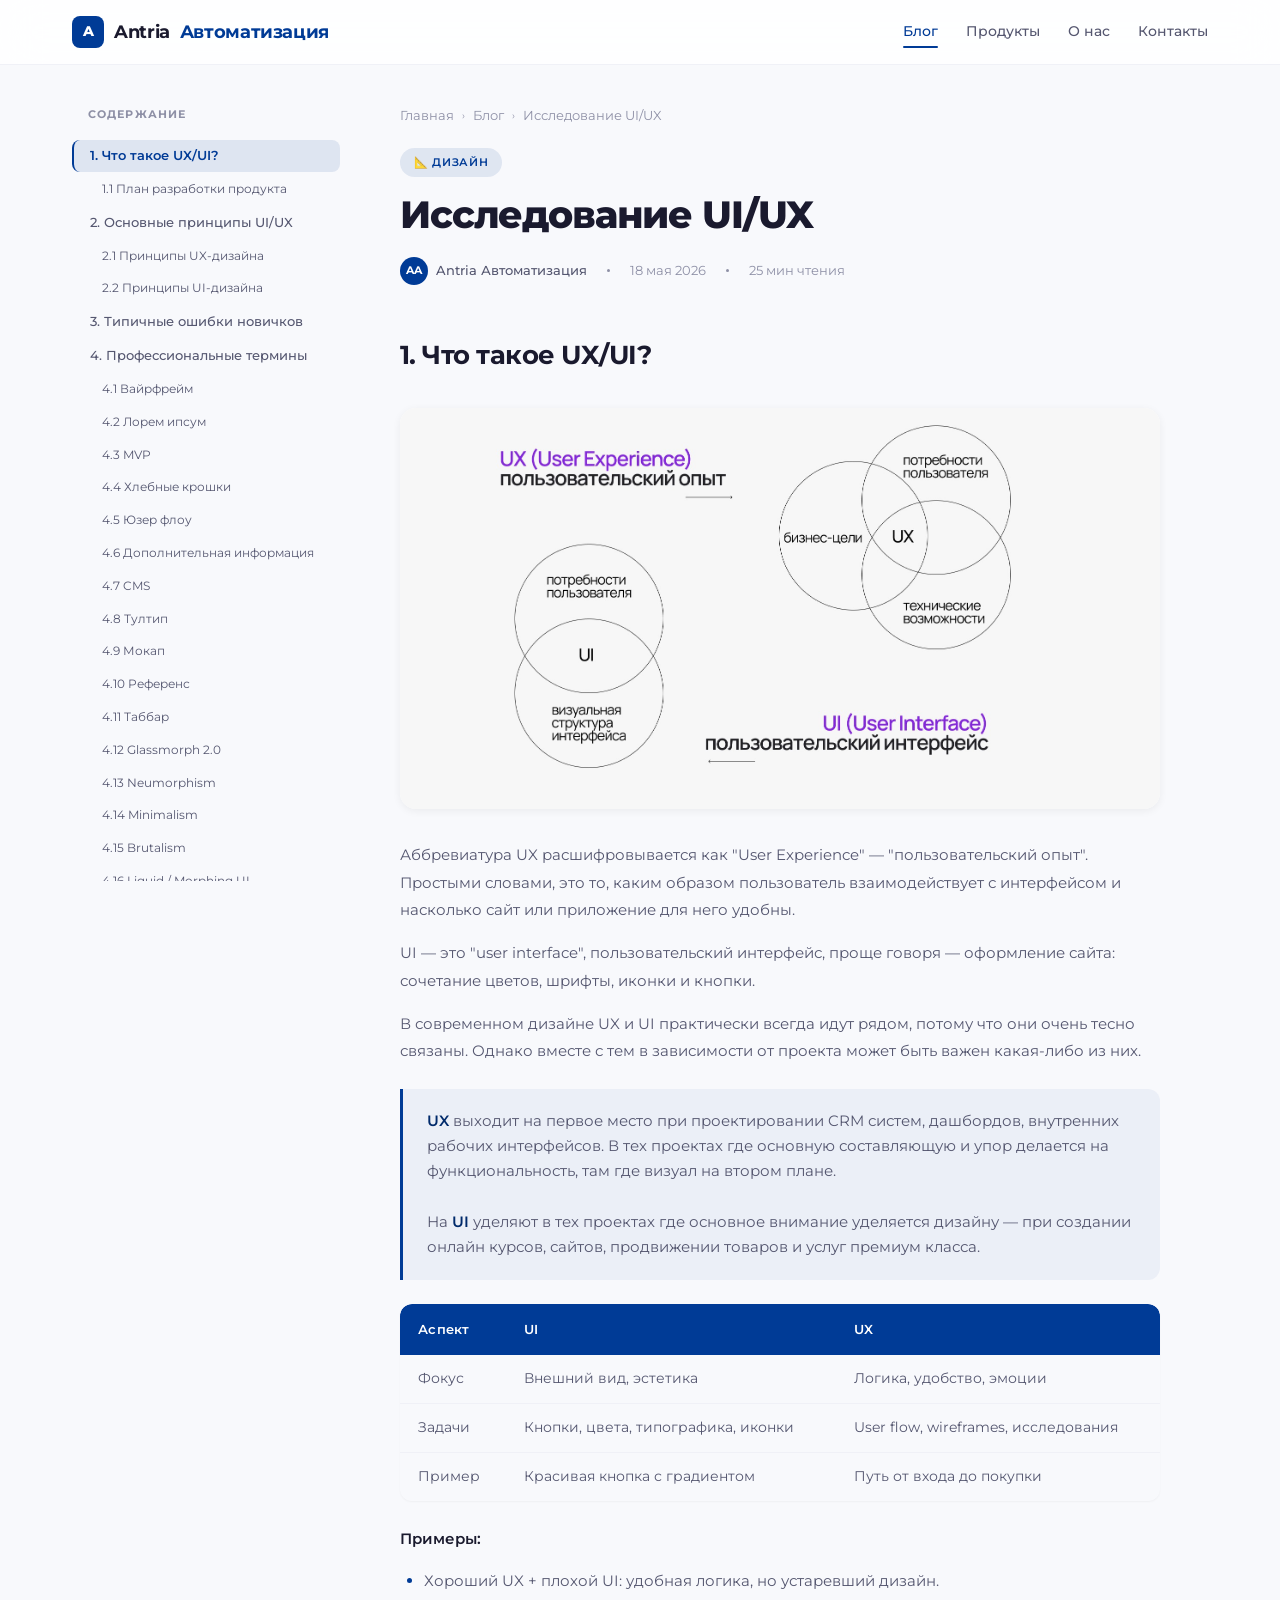
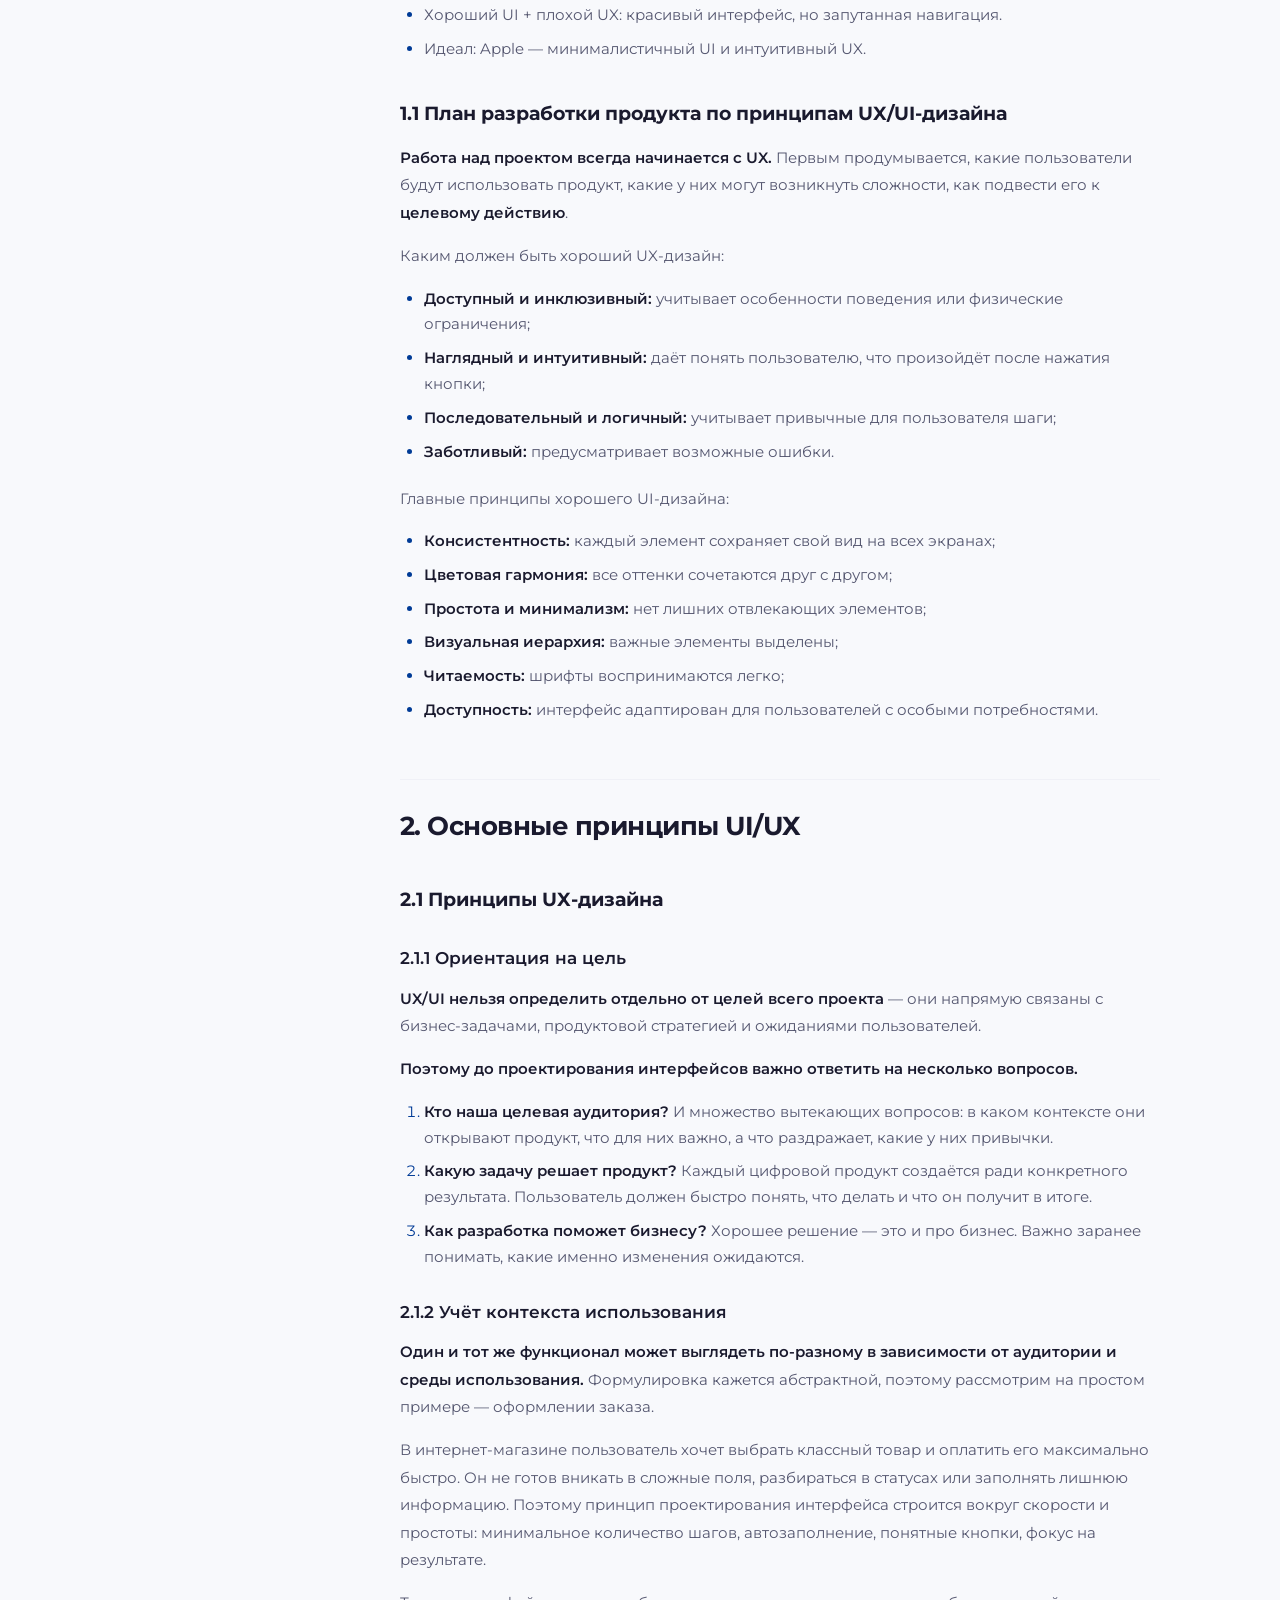
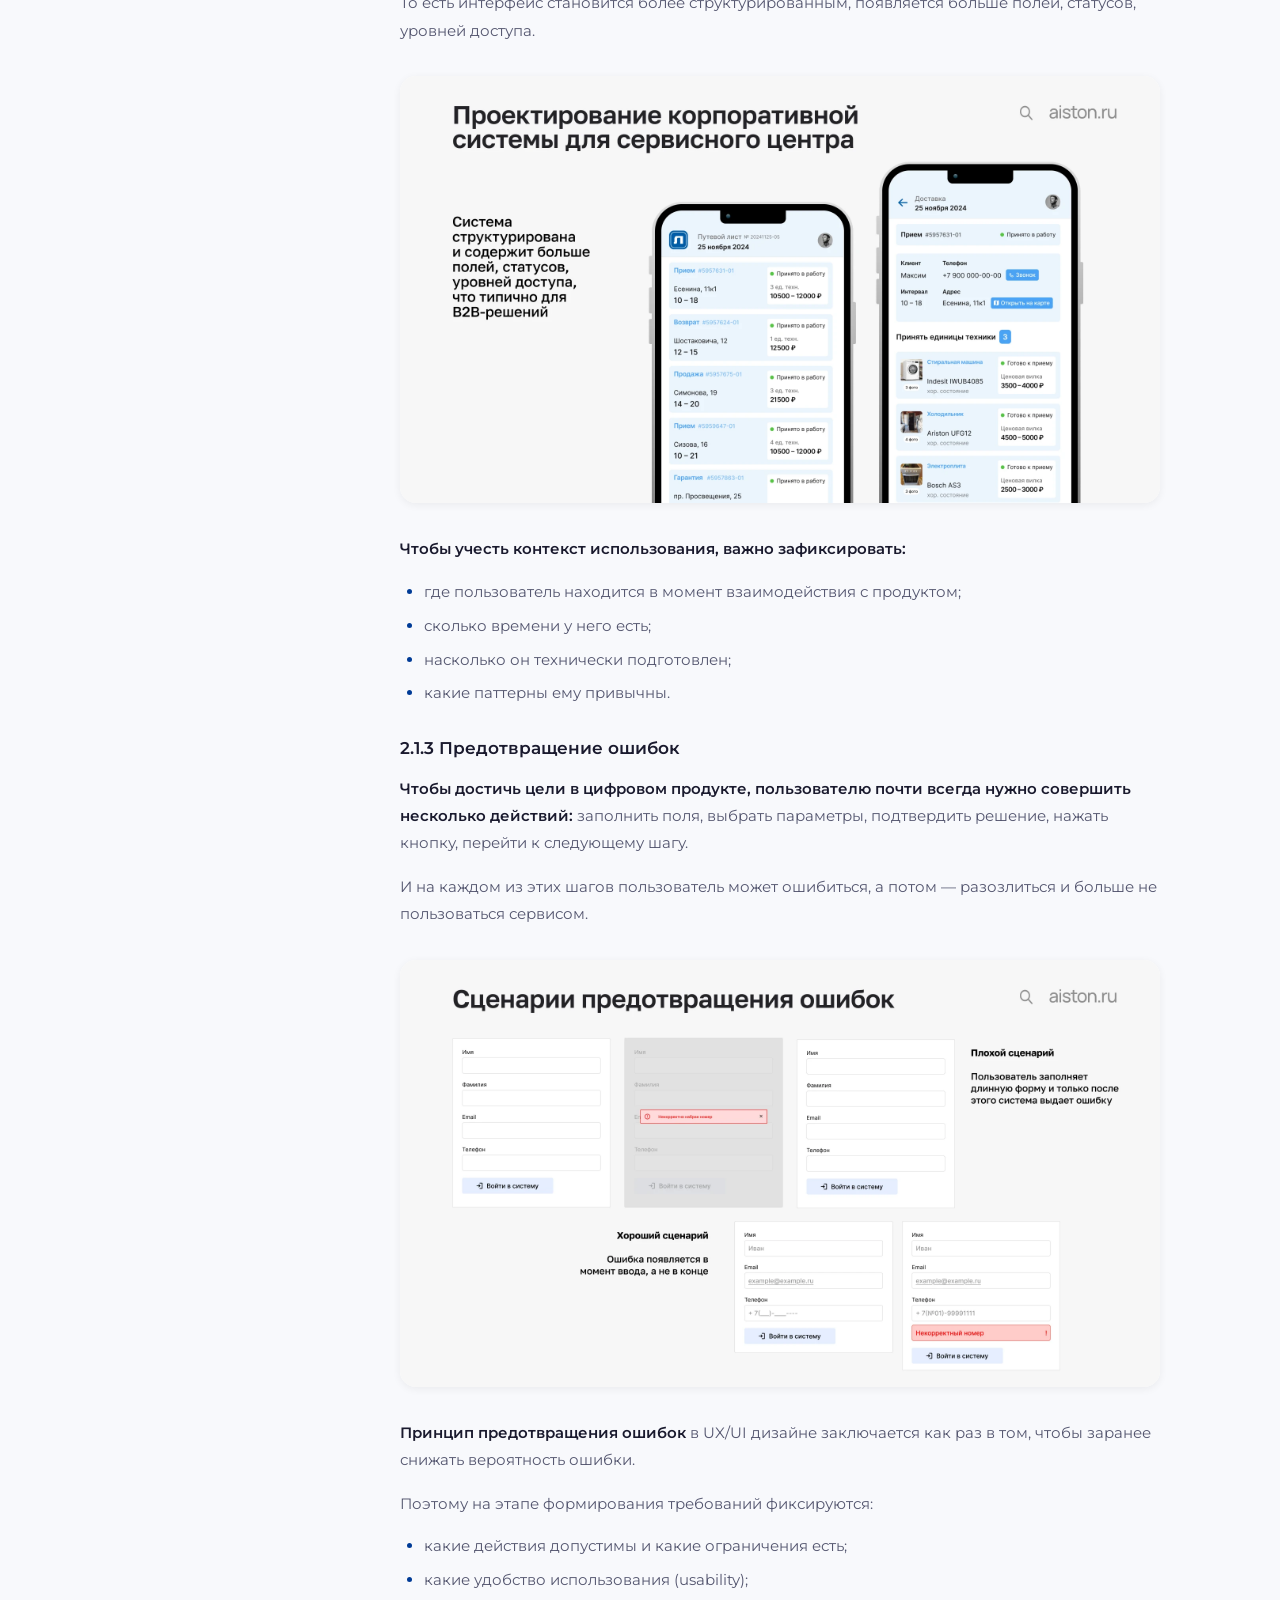
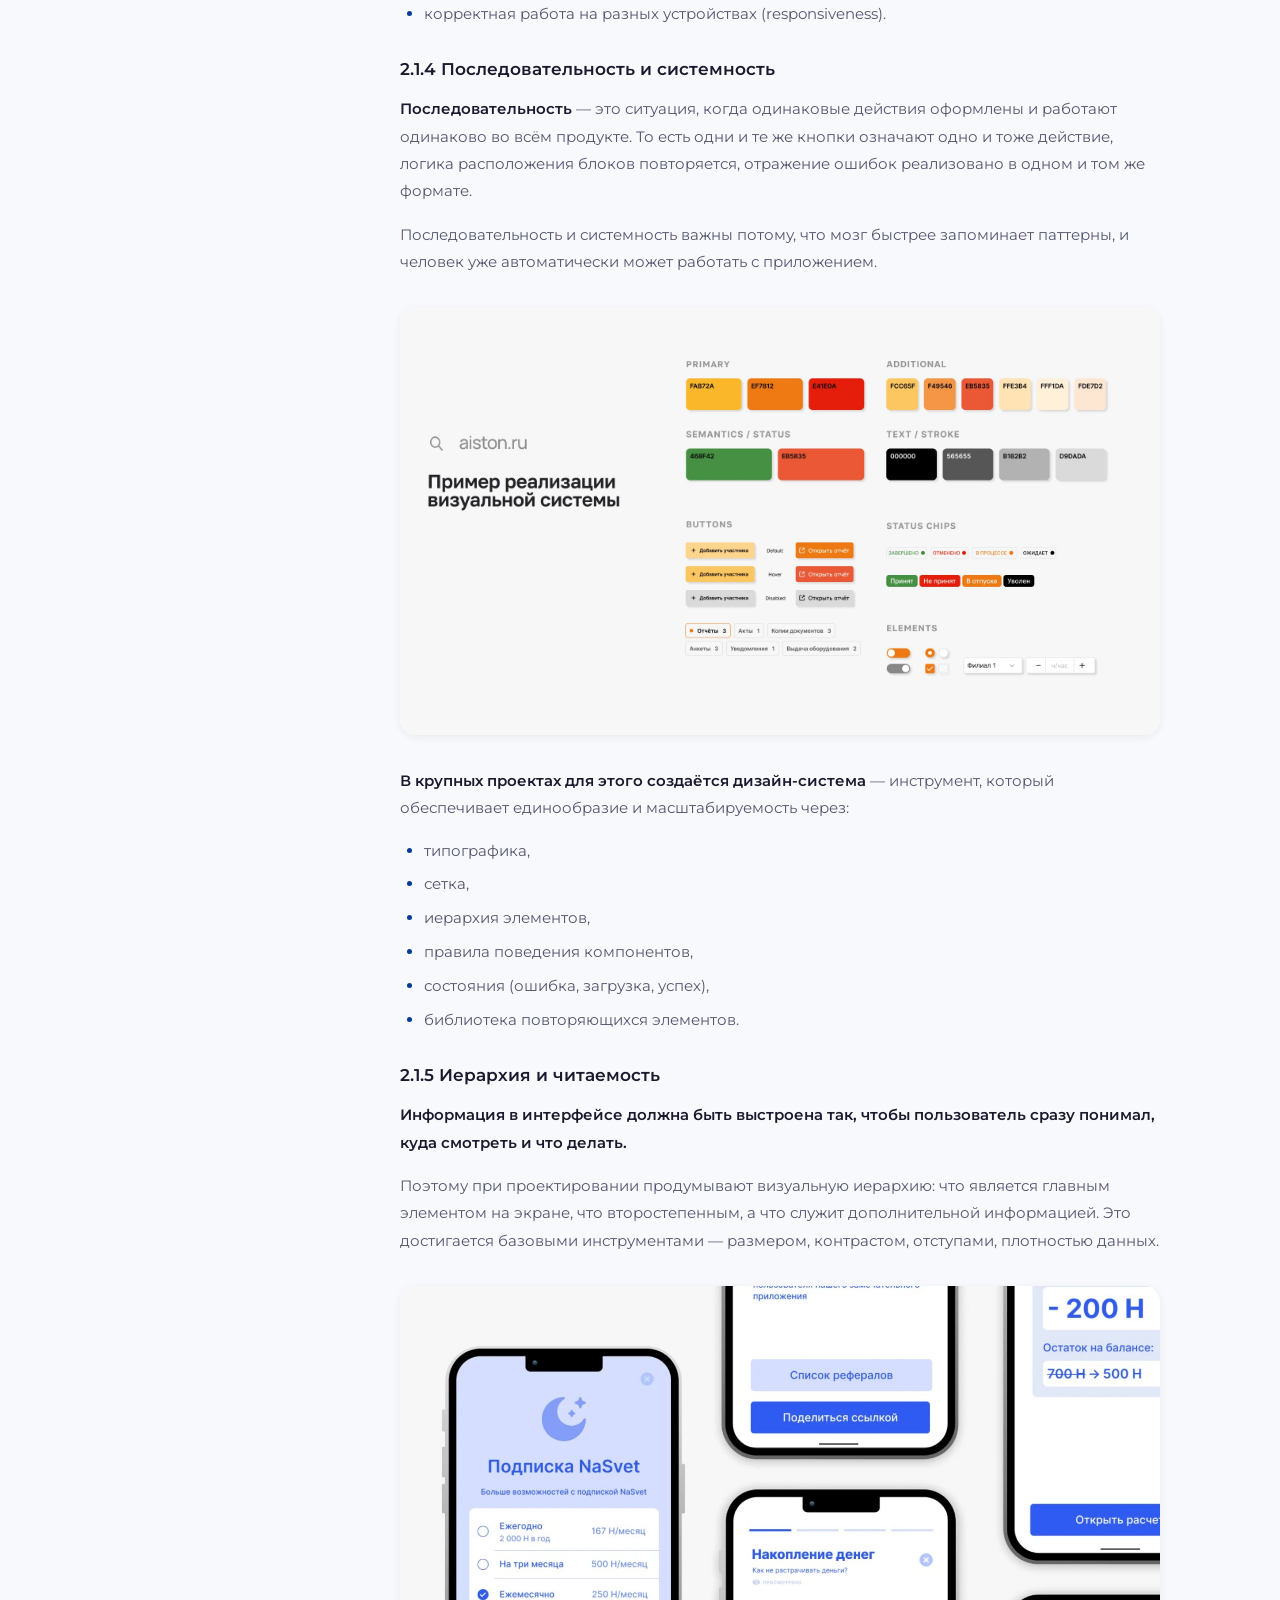
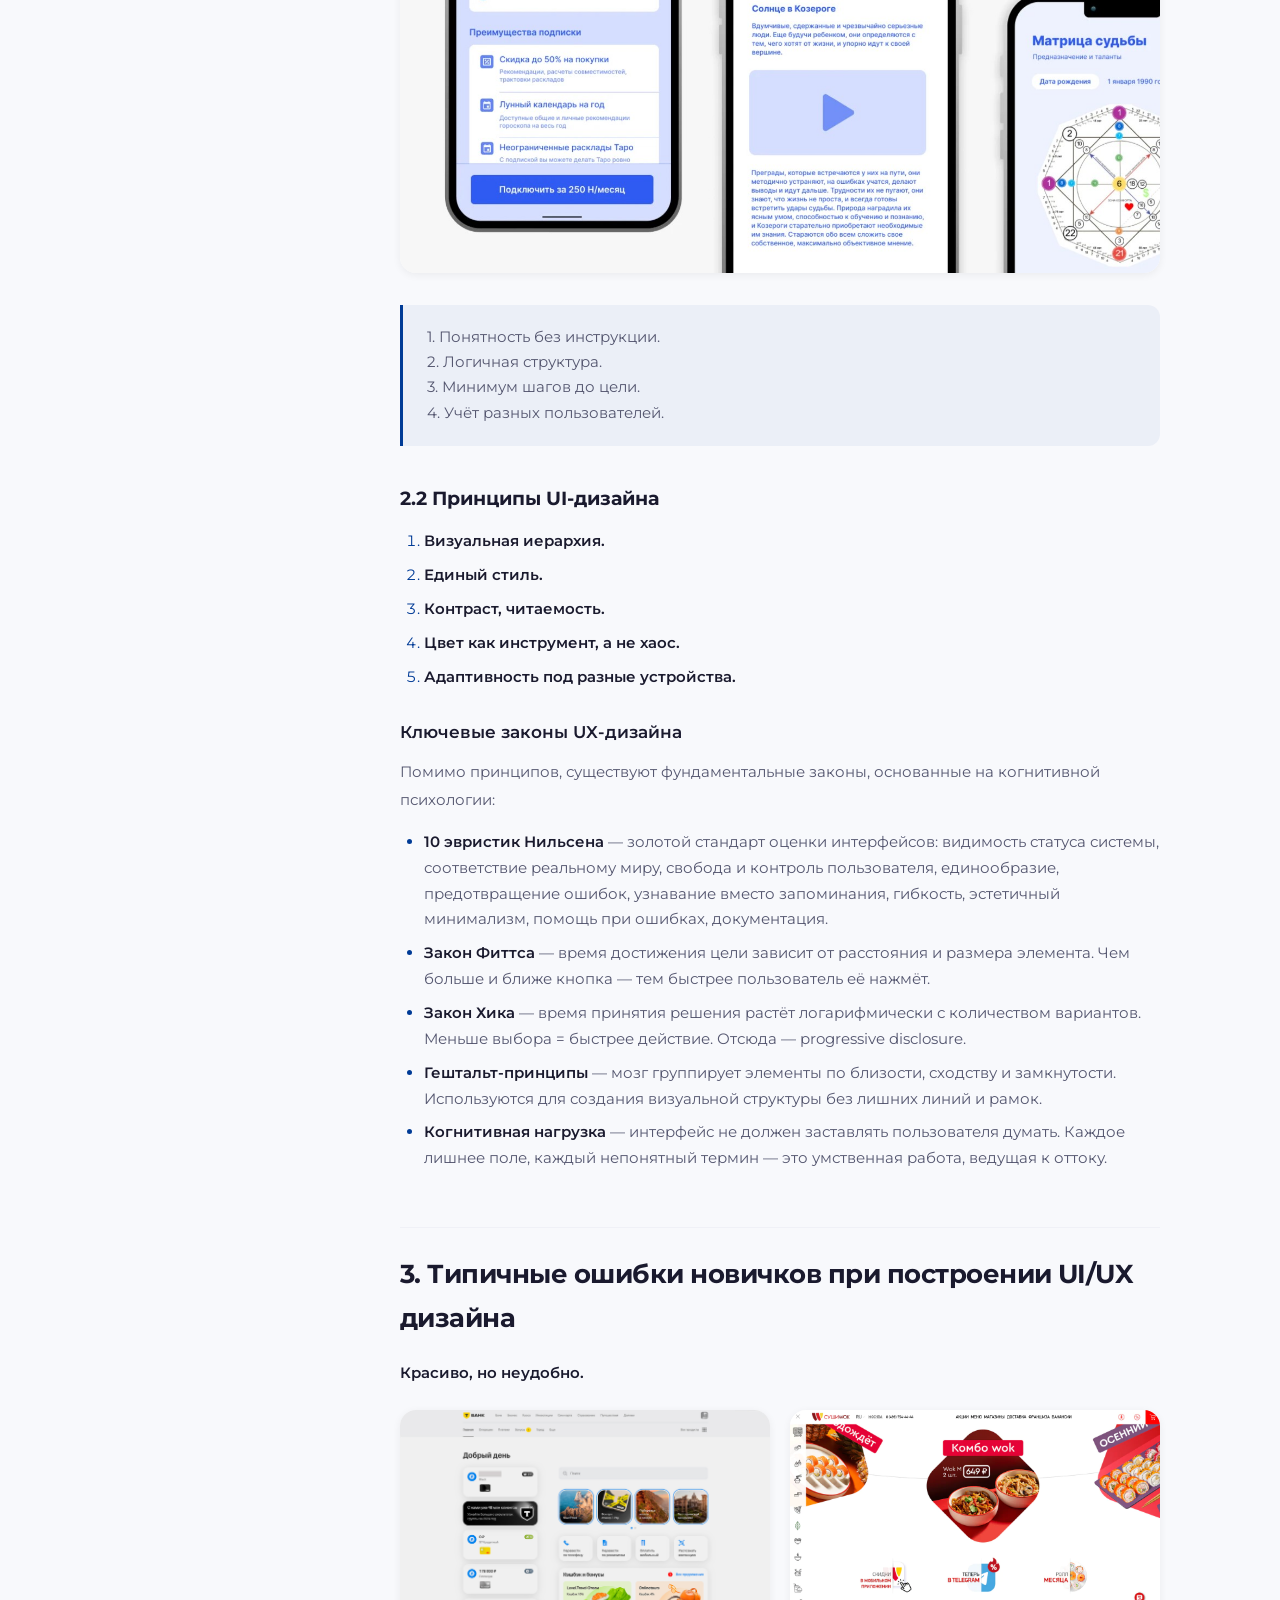
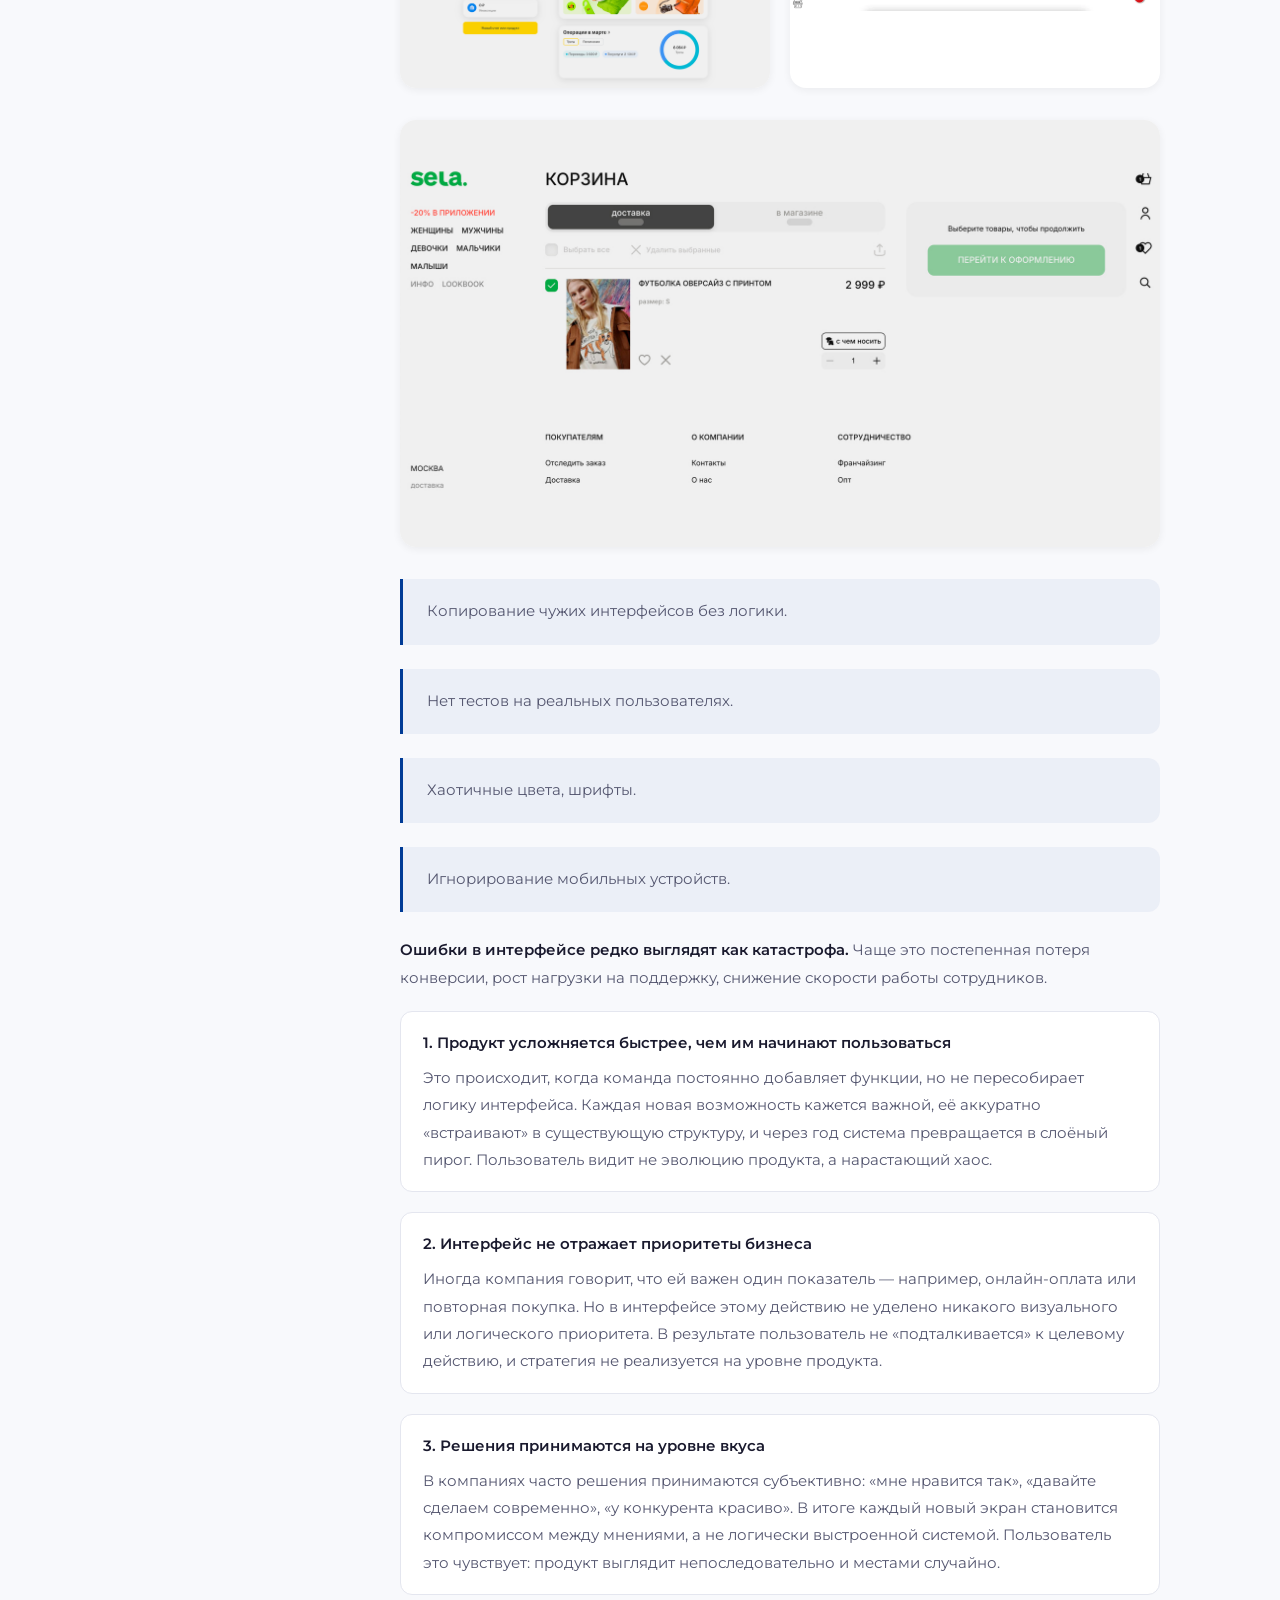
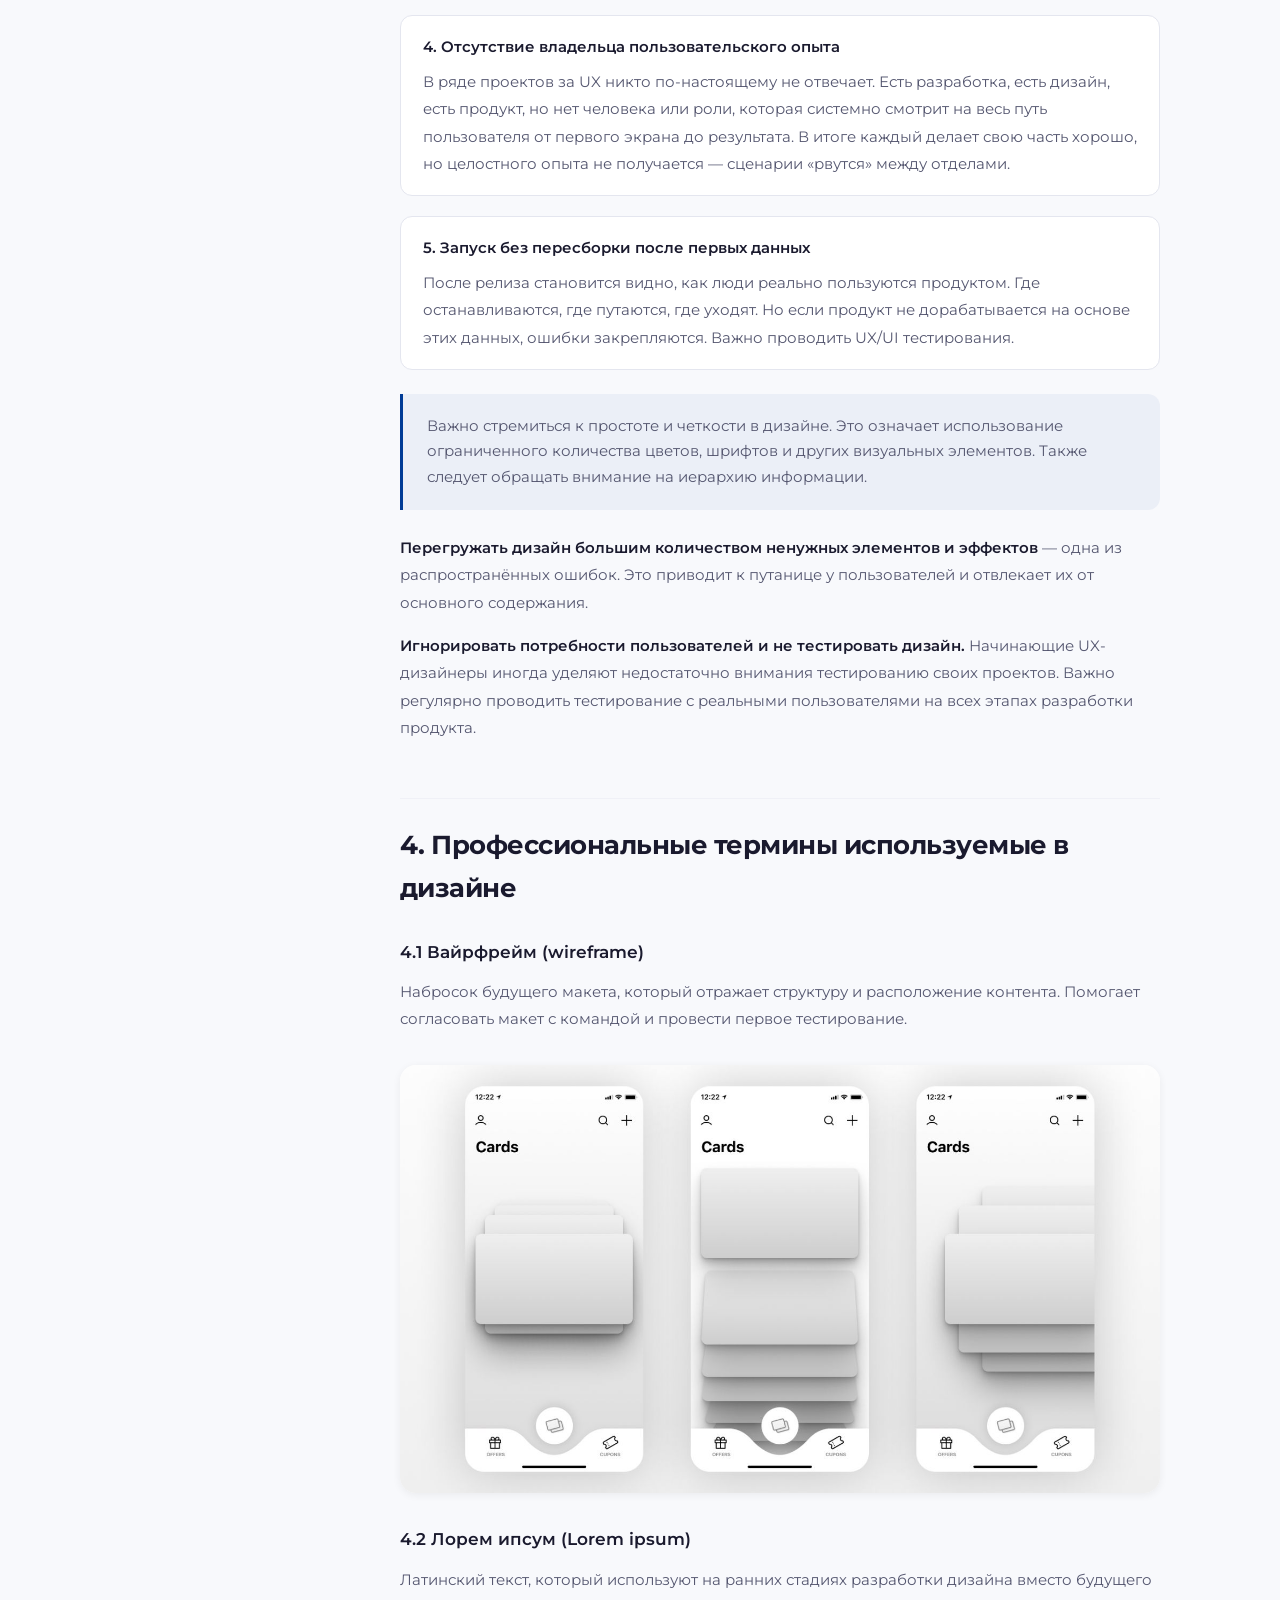
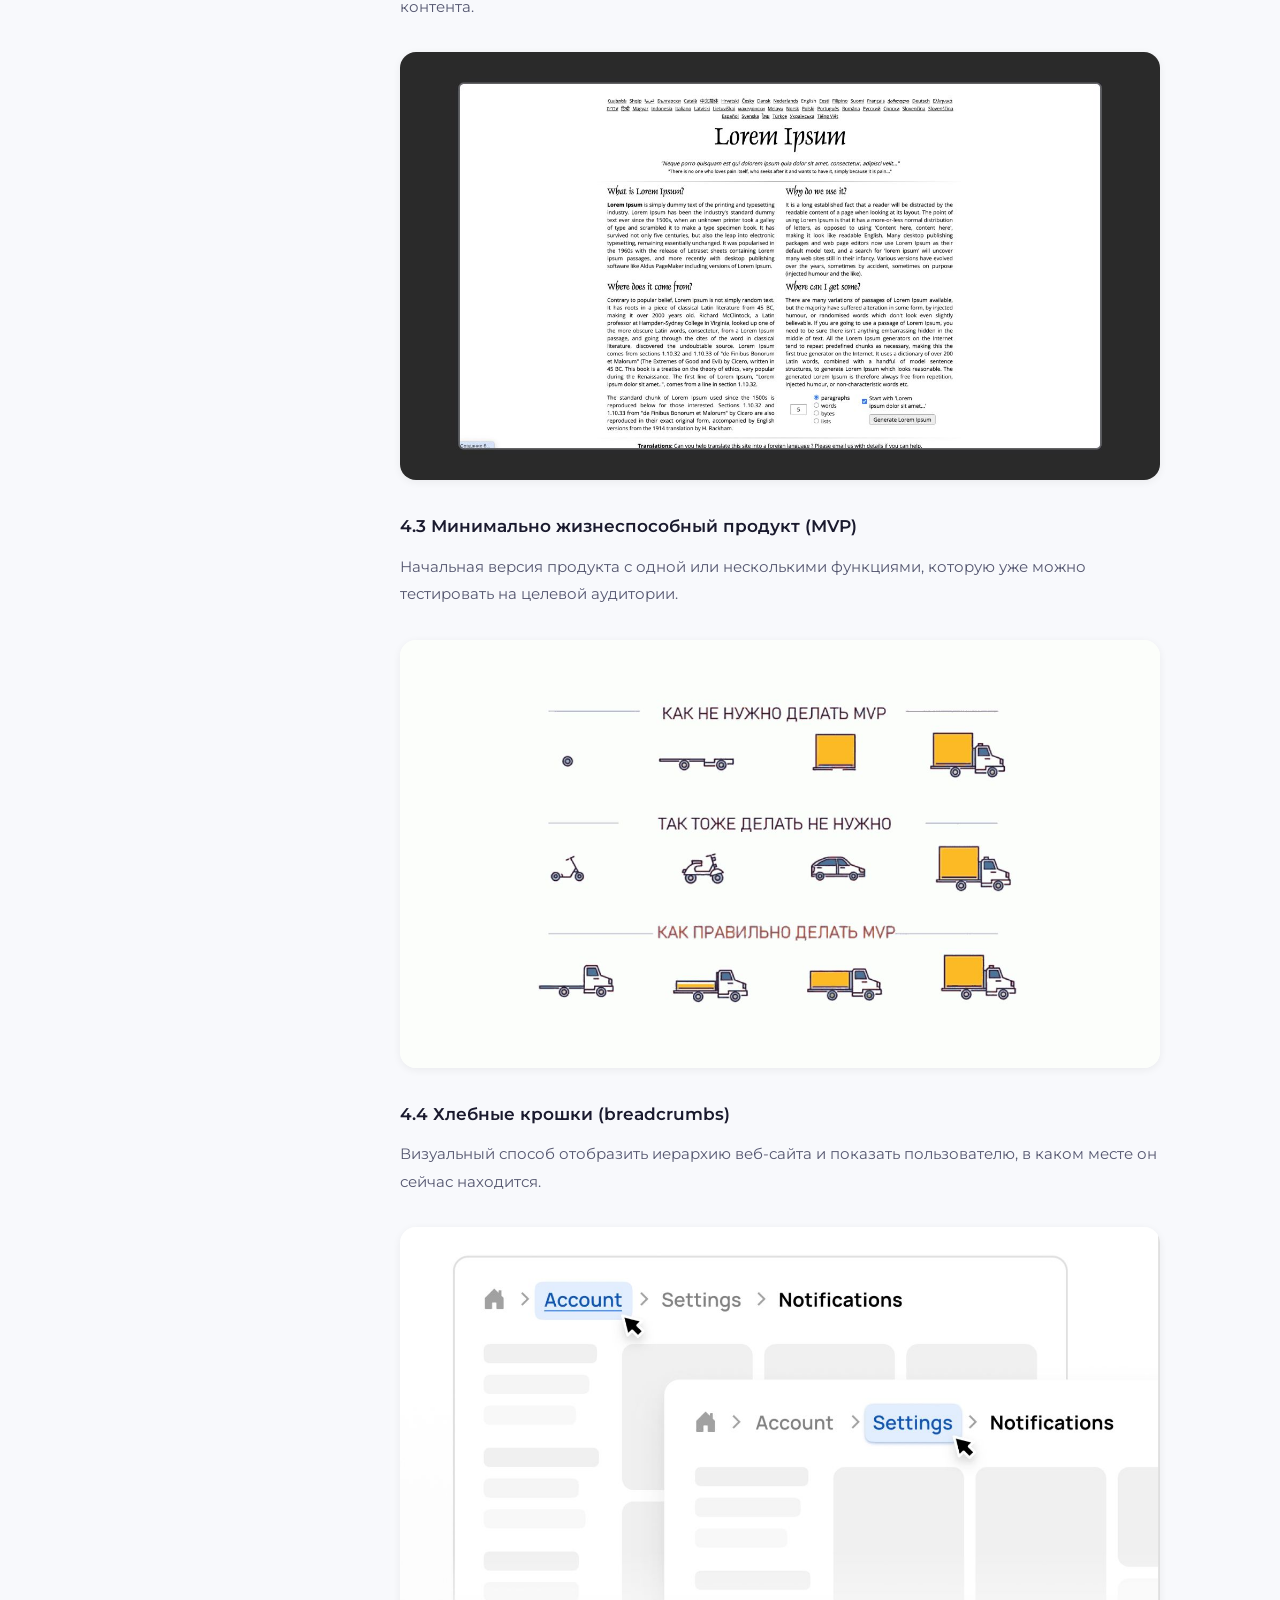
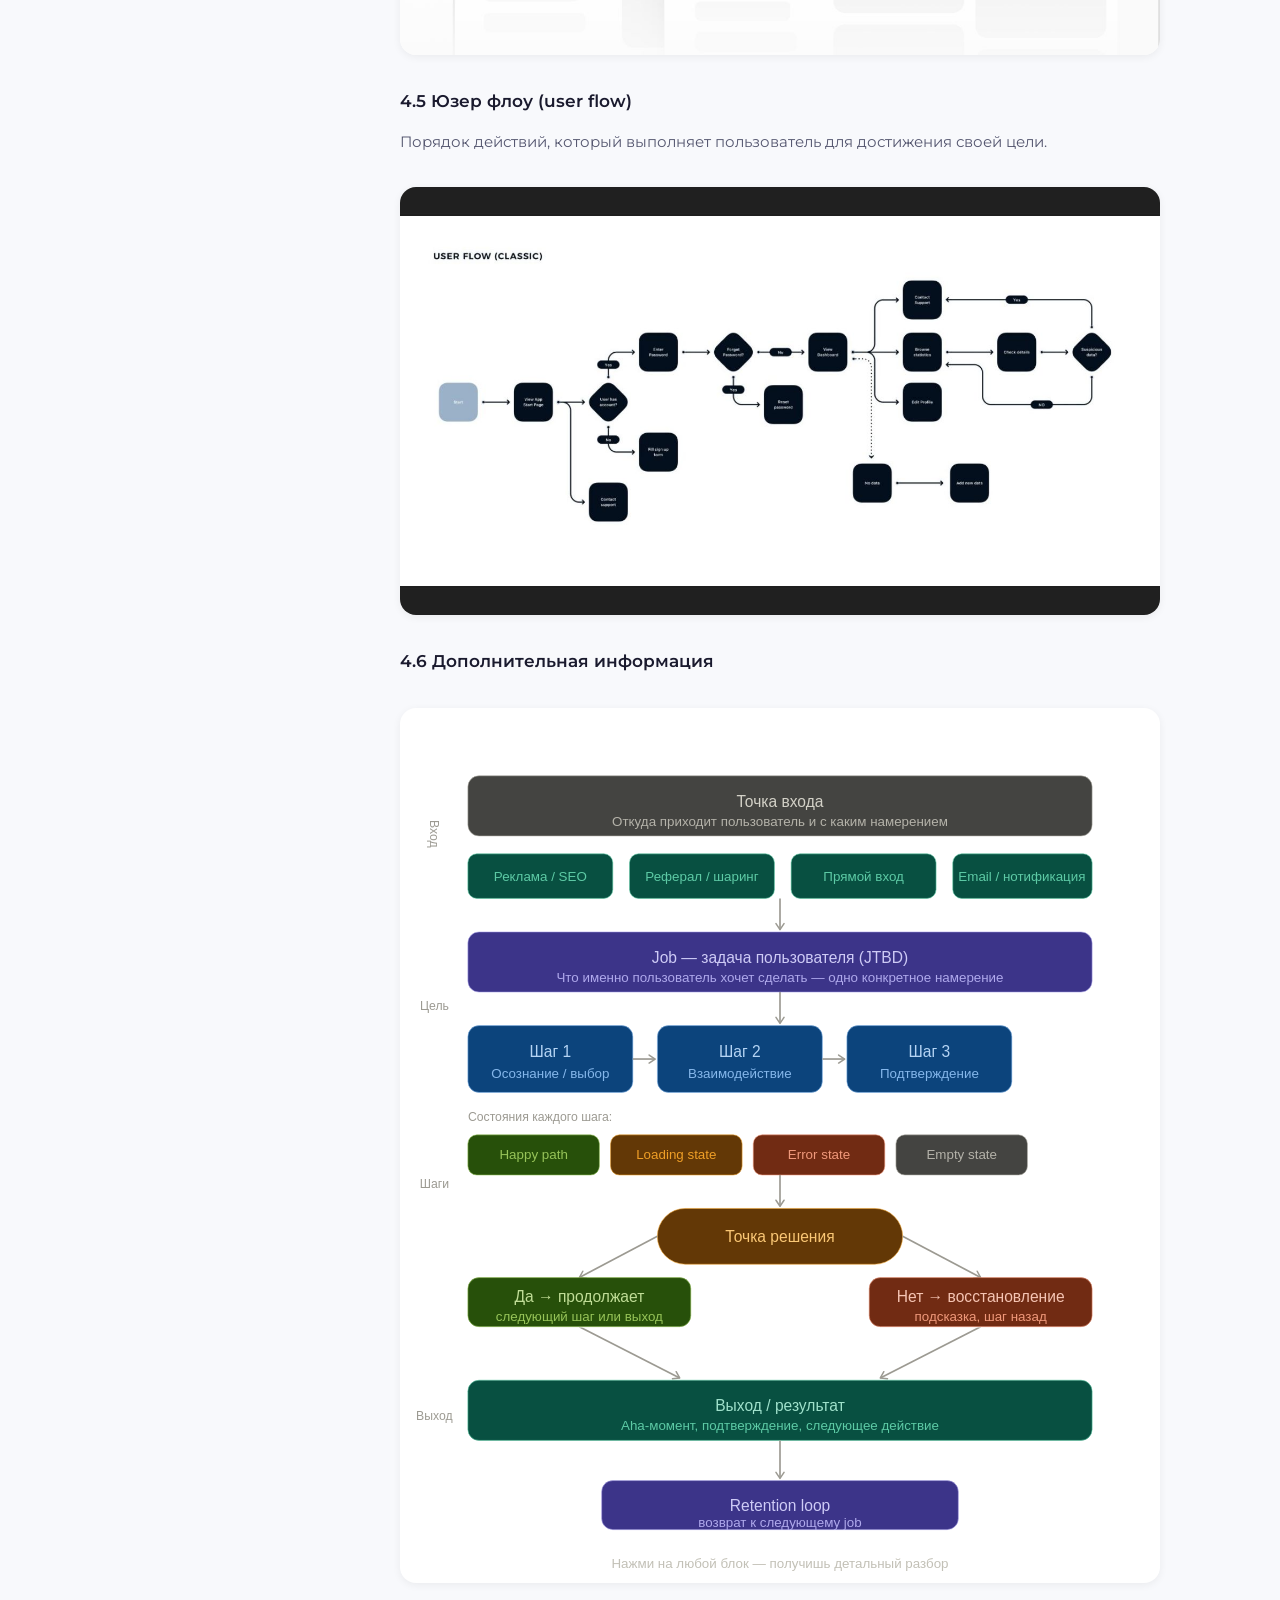
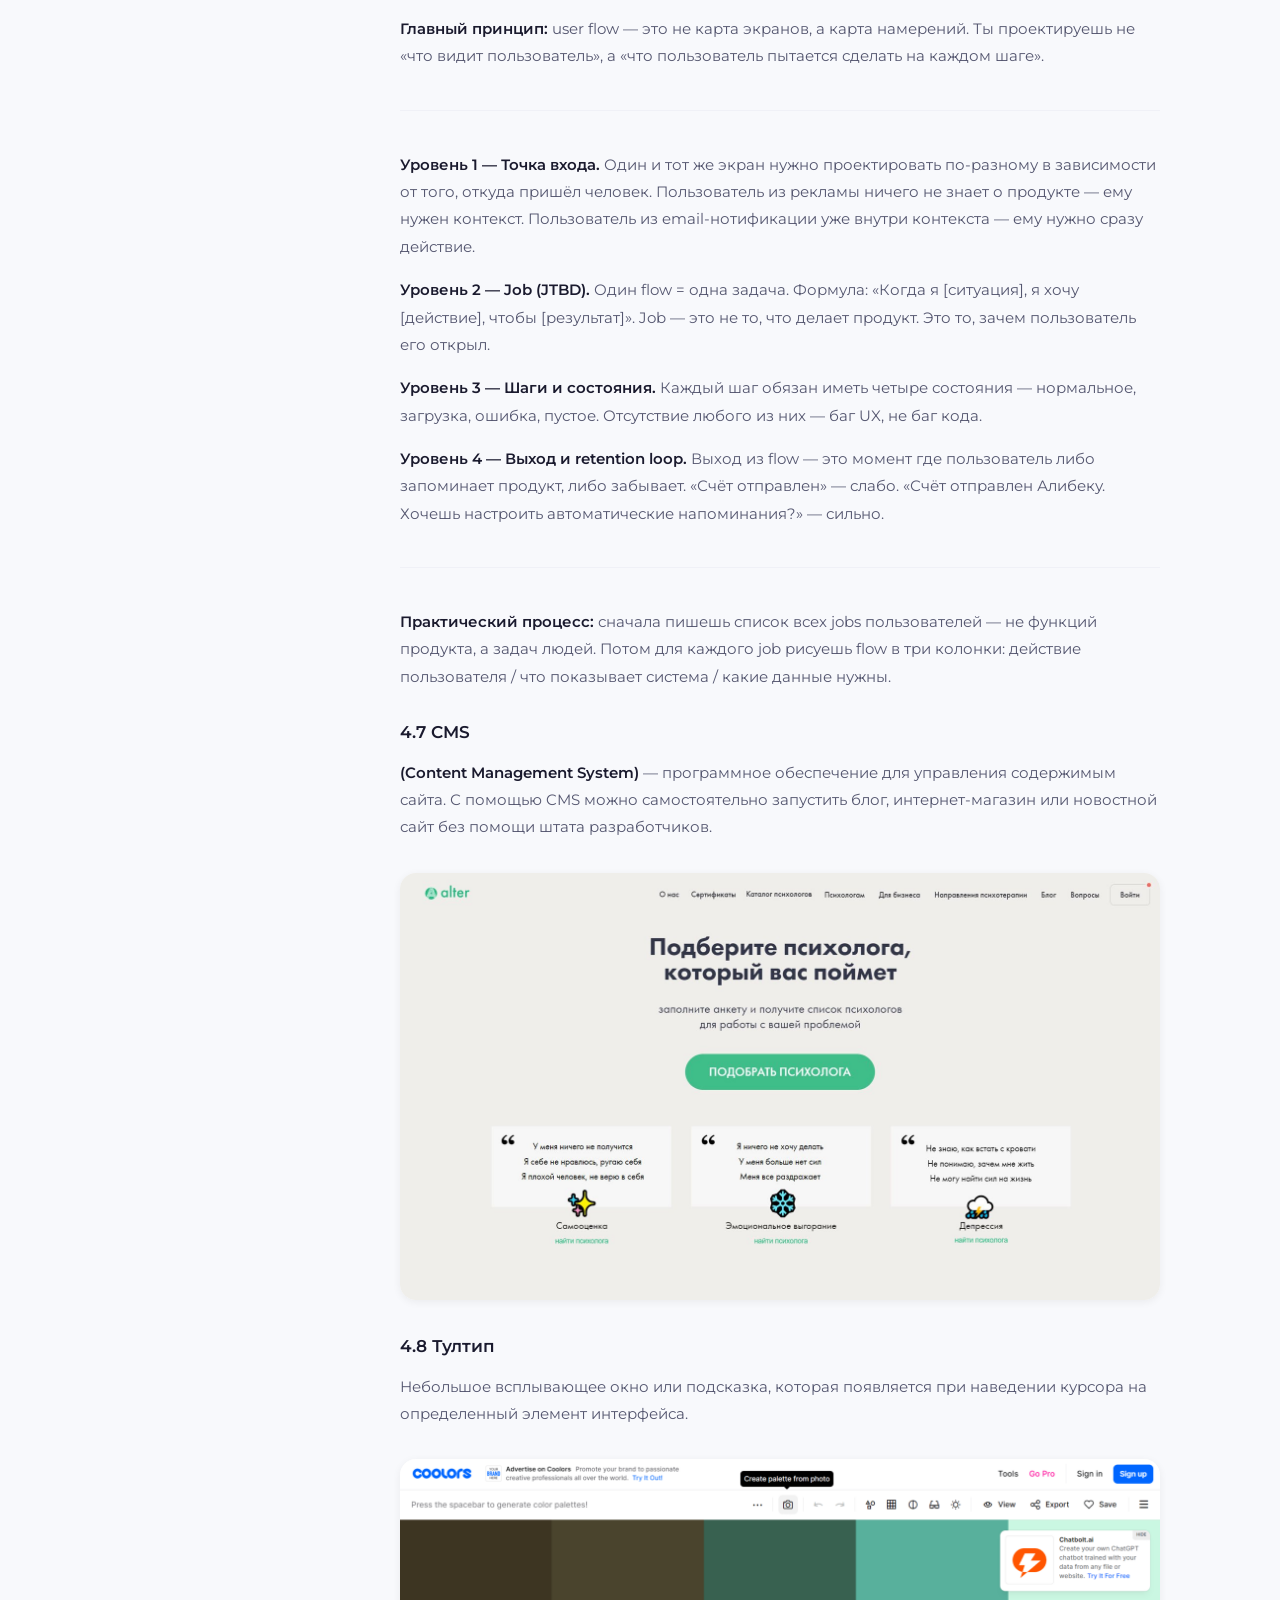
<file: index.html>
<!DOCTYPE html>
<html lang="ru">
<head>
<meta charset="UTF-8">
<meta name="viewport" content="width=device-width, initial-scale=1.0">
<title>Исследование UI/UX — Antria Автоматизация</title>
<meta name="description" content="Полное исследование UI/UX дизайна: принципы, термины, паттерны и использование ИИ в дизайне.">
<link rel="stylesheet" href="styles.css">
</head>
<body>

<!-- Reading Progress -->
<div class="reading-progress" id="readingProgress"></div>

<header class="site-header" id="siteHeader">
<div class="header-inner">
  <a href="#" class="logo">
    <div class="logo-icon">A</div>
    Antria <span>Автоматизация</span>
  </a>
  <button class="mobile-menu-btn" id="mobileMenuBtn" aria-label="Меню">
    <svg viewBox="0 0 24 24" width="24" height="24" stroke="currentColor" stroke-width="2" fill="none" stroke-linecap="round" stroke-linejoin="round"><line x1="3" y1="12" x2="21" y2="12"></line><line x1="3" y1="6" x2="21" y2="6"></line><line x1="3" y1="18" x2="21" y2="18"></line></svg>
  </button>
  <nav class="header-nav" id="headerNav">
    <a href="#" class="active">Блог</a>
    <a href="#">Продукты</a>
    <a href="#">О нас</a>
    <a href="#">Контакты</a>
  </nav>
</div>
</header>

<!-- Article Layout -->
<main class="article-layout">

<!-- TOC Sidebar -->
<aside class="toc-sidebar" id="tocSidebar">
<div class="toc-label">Содержание</div>
<ul class="toc-list">
  <li><a href="#section-1">1. Что такое UX/UI?</a></li>
  <li><a href="#section-1-1" class="toc-sub">1.1 План разработки продукта</a></li>
  <li><a href="#section-2">2. Основные принципы UI/UX</a></li>
  <li><a href="#section-2-1" class="toc-sub">2.1 Принципы UX-дизайна</a></li>
  <li><a href="#section-2-2" class="toc-sub">2.2 Принципы UI-дизайна</a></li>
  <li><a href="#section-3">3. Типичные ошибки новичков</a></li>
  <li><a href="#section-4">4. Профессиональные термины</a></li>
  <li><a href="#section-4-1" class="toc-sub">4.1 Вайрфрейм</a></li>
  <li><a href="#section-4-2" class="toc-sub">4.2 Лорем ипсум</a></li>
  <li><a href="#section-4-3" class="toc-sub">4.3 MVP</a></li>
  <li><a href="#section-4-4" class="toc-sub">4.4 Хлебные крошки</a></li>
  <li><a href="#section-4-5" class="toc-sub">4.5 Юзер флоу</a></li>
  <li><a href="#section-4-6" class="toc-sub">4.6 Дополнительная информация</a></li>
  <li><a href="#section-4-7" class="toc-sub">4.7 CMS</a></li>
  <li><a href="#section-4-8" class="toc-sub">4.8 Тултип</a></li>
  <li><a href="#section-4-9" class="toc-sub">4.9 Мокап</a></li>
  <li><a href="#section-4-10" class="toc-sub">4.10 Референс</a></li>
  <li><a href="#section-4-11" class="toc-sub">4.11 Таббар</a></li>
  <li><a href="#section-4-12" class="toc-sub">4.12 Glassmorph 2.0</a></li>
  <li><a href="#section-4-13" class="toc-sub">4.13 Neumorphism</a></li>
  <li><a href="#section-4-14" class="toc-sub">4.14 Minimalism</a></li>
  <li><a href="#section-4-15" class="toc-sub">4.15 Brutalism</a></li>
  <li><a href="#section-4-16" class="toc-sub">4.16 Liquid / Morphing UI</a></li>
  <li><a href="#section-4-17" class="toc-sub">4.17 Spatial 3D UI</a></li>
  <li><a href="#section-4-18" class="toc-sub">4.18 Claymorphism</a></li>
  <li><a href="#section-5">5. Паттерны в дизайне</a></li>
  <li><a href="#section-5-1" class="toc-sub">5.1 Навигация</a></li>
  <li><a href="#section-5-2" class="toc-sub">5.2 Контент и группировка</a></li>
  <li><a href="#section-5-3" class="toc-sub">5.3 Раскрытие контента</a></li>
  <li><a href="#section-5-4" class="toc-sub">5.4 Модальные паттерны</a></li>
  <li><a href="#section-5-5" class="toc-sub">5.5 Другие паттерны</a></li>
  <li><a href="#section-5-6" class="toc-sub">5.6 Термины паттернов</a></li>
  <li><a href="#section-6">6. Использование UX с ИИ</a></li>
  <li><a href="#section-6-1" class="toc-sub">6.1 Сильный UX с ИИ</a></li>
  <li><a href="#section-6-2" class="toc-sub">6.2 Генерация UX с ИИ</a></li>
  <li><a href="#section-7">7. Правила для ИИ при работе с UX</a></li>
  <li><a href="#section-7-1" class="toc-sub">7.1 Правила для дизайнера</a></li>
  <li><a href="#section-8">8. Вывод</a></li>
</ul>
</aside>

<!-- Article Content -->
<article class="article-container">

<div class="article-header">
  <div class="article-breadcrumb">
    <a href="#">Главная</a><span class="sep">›</span>
    <a href="#">Блог</a><span class="sep">›</span>
    <span>Исследование UI/UX</span>
  </div>
  <span class="article-tag">📐 Дизайн</span>
  <h1 class="article-title">Исследование UI/UX</h1>
  <div class="article-meta">
    <div class="author"><div class="author-avatar">AA</div> Antria Автоматизация</div>
    <div class="meta-dot"></div>
    <span>18 мая 2026</span>
    <div class="meta-dot"></div>
    <span>25 мин чтения</span>
  </div>
</div>

<div class="article-body">

<!-- SECTION 1 -->
<h2 id="section-1">1. Что такое UX/UI?</h2>

<figure><img src="images/ux-i-ui-raznica.jpg" alt="Разница между UX и UI"></figure>

<p>Аббревиатура UX расшифровывается как "User Experience" — "пользовательский опыт". Простыми словами, это то, каким образом пользователь взаимодействует с интерфейсом и насколько сайт или приложение для него удобны.</p>

<p>UI — это "user interface", пользовательский интерфейс, проще говоря — оформление сайта: сочетание цветов, шрифты, иконки и кнопки.</p>

<p>В современном дизайне UX и UI практически всегда идут рядом, потому что они очень тесно связаны. Однако вместе с тем в зависимости от проекта может быть важен какая-либо из них.</p>

<blockquote>
<strong>UX</strong> выходит на первое место при проектировании CRM систем, дашбордов, внутренних рабочих интерфейсов. В тех проектах где основную составляющую и упор делается на функциональность, там где визуал на втором плане.<br><br>
На <strong>UI</strong> уделяют в тех проектах где основное внимание уделяется дизайну — при создании онлайн курсов, сайтов, продвижении товаров и услуг премиум класса.
</blockquote>

<div class="table-responsive">
<table>
<thead><tr><th>Аспект</th><th>UI</th><th>UX</th></tr></thead>
<tbody>
<tr><td>Фокус</td><td>Внешний вид, эстетика</td><td>Логика, удобство, эмоции</td></tr>
<tr><td>Задачи</td><td>Кнопки, цвета, типографика, иконки</td><td>User flow, wireframes, исследования</td></tr>
<tr><td>Пример</td><td>Красивая кнопка с градиентом</td><td>Путь от входа до покупки</td></tr>
</tbody>
</table>
</div>

<p><strong>Примеры:</strong></p>
<ul>
<li>Хороший UX + плохой UI: удобная логика, но устаревший дизайн.</li>
<li>Хороший UI + плохой UX: красивый интерфейс, но запутанная навигация.</li>
<li>Идеал: Apple — минималистичный UI и интуитивный UX.</li>
</ul>

<h3 id="section-1-1">1.1 План разработки продукта по принципам UX/UI-дизайна</h3>

<p><strong>Работа над проектом всегда начинается с UX.</strong> Первым продумывается, какие пользователи будут использовать продукт, какие у них могут возникнуть сложности, как подвести его к <strong>целевому действию</strong>.</p>

<p>Каким должен быть хороший UX-дизайн:</p>
<ul>
<li><strong>Доступный и инклюзивный:</strong> учитывает особенности поведения или физические ограничения;</li>
<li><strong>Наглядный и интуитивный:</strong> даёт понять пользователю, что произойдёт после нажатия кнопки;</li>
<li><strong>Последовательный и логичный:</strong> учитывает привычные для пользователя шаги;</li>
<li><strong>Заботливый:</strong> предусматривает возможные ошибки.</li>
</ul>

<p>Главные принципы хорошего UI-дизайна:</p>
<ul>
<li><strong>Консистентность:</strong> каждый элемент сохраняет свой вид на всех экранах;</li>
<li><strong>Цветовая гармония:</strong> все оттенки сочетаются друг с другом;</li>
<li><strong>Простота и минимализм:</strong> нет лишних отвлекающих элементов;</li>
<li><strong>Визуальная иерархия:</strong> важные элементы выделены;</li>
<li><strong>Читаемость:</strong> шрифты воспринимаются легко;</li>
<li><strong>Доступность:</strong> интерфейс адаптирован для пользователей с особыми потребностями.</li>
</ul>

<!-- SECTION 2 -->
<h2 id="section-2">2. Основные принципы UI/UX</h2>

<h3 id="section-2-1">2.1 Принципы UX-дизайна</h3>

<h4>2.1.1 Ориентация на цель</h4>
<p><strong>UX/UI нельзя определить отдельно от целей всего проекта</strong> — они напрямую связаны с бизнес-задачами, продуктовой стратегией и ожиданиями пользователей.</p>
<p><strong>Поэтому до проектирования интерфейсов важно ответить на несколько вопросов.</strong></p>
<ol>
<li><strong>Кто наша целевая аудитория?</strong> И множество вытекающих вопросов: в каком контексте они открывают продукт, что для них важно, а что раздражает, какие у них привычки.</li>
<li><strong>Какую задачу решает продукт?</strong> Каждый цифровой продукт создаётся ради конкретного результата. Пользователь должен быстро понять, что делать и что он получит в итоге.</li>
<li><strong>Как разработка поможет бизнесу?</strong> Хорошее решение — это и про бизнес. Важно заранее понимать, какие именно изменения ожидаются.</li>
</ol>

<h4>2.1.2 Учёт контекста использования</h4>
<p><strong>Один и тот же функционал может выглядеть по-разному в зависимости от аудитории и среды использования.</strong> Формулировка кажется абстрактной, поэтому рассмотрим на простом примере — оформлении заказа.</p>

<p>В интернет-магазине пользователь хочет выбрать классный товар и оплатить его максимально быстро. Он не готов вникать в сложные поля, разбираться в статусах или заполнять лишнюю информацию. Поэтому принцип проектирования интерфейса строится вокруг скорости и простоты: минимальное количество шагов, автозаполнение, понятные кнопки, фокус на результате.</p>

<p>То есть интерфейс становится более структурированным, появляется больше полей, статусов, уровней доступа.</p>

<figure><img src="images/printsipy-uxui-dizayna.webp" alt="Принципы UX/UI дизайна"></figure>

<p><strong>Чтобы учесть контекст использования, важно зафиксировать:</strong></p>
<ul>
<li>где пользователь находится в момент взаимодействия с продуктом;</li>
<li>сколько времени у него есть;</li>
<li>насколько он технически подготовлен;</li>
<li>какие паттерны ему привычны.</li>
</ul>

<h4>2.1.3 Предотвращение ошибок</h4>
<p><strong>Чтобы достичь цели в цифровом продукте, пользователю почти всегда нужно совершить несколько действий:</strong> заполнить поля, выбрать параметры, подтвердить решение, нажать кнопку, перейти к следующему шагу.</p>
<p>И на каждом из этих шагов пользователь может ошибиться, а потом — разозлиться и больше не пользоваться сервисом.</p>

<figure><img src="images/principy-UX-dizayna.webp" alt="Принципы UX дизайна"></figure>

<p><strong>Принцип предотвращения ошибок</strong> в UX/UI дизайне заключается как раз в том, чтобы заранее снижать вероятность ошибки.</p>
<p>Поэтому на этапе формирования требований фиксируются:</p>
<ul>
<li>какие действия допустимы и какие ограничения есть;</li>
<li>какие удобство использования (usability);</li>
<li>корректная работа на разных устройствах (responsiveness).</li>
</ul>

<h4>2.1.4 Последовательность и системность</h4>
<p><strong>Последовательность</strong> — это ситуация, когда одинаковые действия оформлены и работают одинаково во всём продукте. То есть одни и те же кнопки означают одно и тоже действие, логика расположения блоков повторяется, отражение ошибок реализовано в одном и том же формате.</p>

<p>Последовательность и системность важны потому, что мозг быстрее запоминает паттерны, и человек уже автоматически может работать с приложением.</p>

<figure><img src="images/principy-proektirovaniya-interfeysov.webp" alt="Принципы проектирования интерфейсов"></figure>

<p><strong>В крупных проектах для этого создаётся дизайн-система</strong> — инструмент, который обеспечивает единообразие и масштабируемость через:</p>
<ul>
<li>типографика,</li>
<li>сетка,</li>
<li>иерархия элементов,</li>
<li>правила поведения компонентов,</li>
<li>состояния (ошибка, загрузка, успех),</li>
<li>библиотека повторяющихся элементов.</li>
</ul>

<h4>2.1.5 Иерархия и читаемость</h4>
<p><strong>Информация в интерфейсе должна быть выстроена так, чтобы пользователь сразу понимал, куда смотреть и что делать.</strong></p>

<p>Поэтому при проектировании продумывают визуальную иерархию: что является главным элементом на экране, что второстепенным, а что служит дополнительной информацией. Это достигается базовыми инструментами — размером, контрастом, отступами, плотностью данных.</p>

<figure><img src="images/principy-UI-dizayna.jpg" alt="Принципы UI дизайна"></figure>

<blockquote>
1. Понятность без инструкции.<br>
2. Логичная структура.<br>
3. Минимум шагов до цели.<br>
4. Учёт разных пользователей.
</blockquote>

<h3 id="section-2-2">2.2 Принципы UI-дизайна</h3>
<ol>
<li><strong>Визуальная иерархия.</strong></li>
<li><strong>Единый стиль.</strong></li>
<li><strong>Контраст, читаемость.</strong></li>
<li><strong>Цвет как инструмент, а не хаос.</strong></li>
<li><strong>Адаптивность под разные устройства.</strong></li>
</ol>

<h4>Ключевые законы UX-дизайна</h4>
<p>Помимо принципов, существуют фундаментальные законы, основанные на когнитивной психологии:</p>
<ul>
<li><strong>10 эвристик Нильсена</strong> — золотой стандарт оценки интерфейсов: видимость статуса системы, соответствие реальному миру, свобода и контроль пользователя, единообразие, предотвращение ошибок, узнавание вместо запоминания, гибкость, эстетичный минимализм, помощь при ошибках, документация.</li>
<li><strong>Закон Фиттса</strong> — время достижения цели зависит от расстояния и размера элемента. Чем больше и ближе кнопка — тем быстрее пользователь её нажмёт.</li>
<li><strong>Закон Хика</strong> — время принятия решения растёт логарифмически с количеством вариантов. Меньше выбора = быстрее действие. Отсюда — progressive disclosure.</li>
<li><strong>Гештальт-принципы</strong> — мозг группирует элементы по близости, сходству и замкнутости. Используются для создания визуальной структуры без лишних линий и рамок.</li>
<li><strong>Когнитивная нагрузка</strong> — интерфейс не должен заставлять пользователя думать. Каждое лишнее поле, каждый непонятный термин — это умственная работа, ведущая к оттоку.</li>
</ul>

<!-- SECTION 3 -->
<h2 id="section-3">3. Типичные ошибки новичков при построении UI/UX дизайна</h2>

<p><strong>Красиво, но неудобно.</strong></p>

<div class="columns">
<figure><img src="images/02580020052025_c0c954a3a268bfc515e88839a41a25de5bd1b194.jpg" alt="Пример ошибки 1"></figure>
<figure><img src="images/5-6.png.webp" alt="Пример ошибки 2"></figure>
</div>

<figure><img src="images/02575820052025_1c076733da30d01108464d85a8ffad1517acec59.jpg" alt="Пример ошибки 3"></figure>

<blockquote>Копирование чужих интерфейсов без логики.</blockquote>
<blockquote>Нет тестов на реальных пользователях.</blockquote>
<blockquote>Хаотичные цвета, шрифты.</blockquote>
<blockquote>Игнорирование мобильных устройств.</blockquote>

<p><strong>Ошибки в интерфейсе редко выглядят как катастрофа.</strong> Чаще это постепенная потеря конверсии, рост нагрузки на поддержку, снижение скорости работы сотрудников.</p>

<div class="highlight-item">
<div class="highlight-title">1. Продукт усложняется быстрее, чем им начинают пользоваться</div>
<p>Это происходит, когда команда постоянно добавляет функции, но не пересобирает логику интерфейса. Каждая новая возможность кажется важной, её аккуратно «встраивают» в существующую структуру, и через год система превращается в слоёный пирог. Пользователь видит не эволюцию продукта, а нарастающий хаос.</p>
</div>

<div class="highlight-item">
<div class="highlight-title">2. Интерфейс не отражает приоритеты бизнеса</div>
<p>Иногда компания говорит, что ей важен один показатель — например, онлайн-оплата или повторная покупка. Но в интерфейсе этому действию не уделено никакого визуального или логического приоритета. В результате пользователь не «подталкивается» к целевому действию, и стратегия не реализуется на уровне продукта.</p>
</div>

<div class="highlight-item">
<div class="highlight-title">3. Решения принимаются на уровне вкуса</div>
<p>В компаниях часто решения принимаются субъективно: «мне нравится так», «давайте сделаем современно», «у конкурента красиво». В итоге каждый новый экран становится компромиссом между мнениями, а не логически выстроенной системой. Пользователь это чувствует: продукт выглядит непоследовательно и местами случайно.</p>
</div>

<div class="highlight-item">
<div class="highlight-title">4. Отсутствие владельца пользовательского опыта</div>
<p>В ряде проектов за UX никто по-настоящему не отвечает. Есть разработка, есть дизайн, есть продукт, но нет человека или роли, которая системно смотрит на весь путь пользователя от первого экрана до результата. В итоге каждый делает свою часть хорошо, но целостного опыта не получается — сценарии «рвутся» между отделами.</p>
</div>

<div class="highlight-item">
<div class="highlight-title">5. Запуск без пересборки после первых данных</div>
<p>После релиза становится видно, как люди реально пользуются продуктом. Где останавливаются, где путаются, где уходят. Но если продукт не дорабатывается на основе этих данных, ошибки закрепляются. Важно проводить UX/UI тестирования.</p>
</div>

<blockquote>Важно стремиться к простоте и четкости в дизайне. Это означает использование ограниченного количества цветов, шрифтов и других визуальных элементов. Также следует обращать внимание на иерархию информации.</blockquote>

<p><strong>Перегружать дизайн большим количеством ненужных элементов и эффектов</strong> — одна из распространённых ошибок. Это приводит к путанице у пользователей и отвлекает их от основного содержания.</p>

<p><strong>Игнорировать потребности пользователей и не тестировать дизайн.</strong> Начинающие UX-дизайнеры иногда уделяют недостаточно внимания тестированию своих проектов. Важно регулярно проводить тестирование с реальными пользователями на всех этапах разработки продукта.</p>

<!-- SECTION 4 -->
<h2 id="section-4">4. Профессиональные термины используемые в дизайне</h2>

<h4 id="section-4-1">4.1 Вайрфрейм (wireframe)</h4>
<p>Набросок будущего макета, который отражает структуру и расположение контента. Помогает согласовать макет с командой и провести первое тестирование.</p>
<figure><img src="images/wireframe-v-ux.jpg" alt="Вайрфрейм"></figure>

<h4 id="section-4-2">4.2 Лорем ипсум (Lorem ipsum)</h4>
<p>Латинский текст, который используют на ранних стадиях разработки дизайна вместо будущего контента.</p>
<figure><img src="images/lorem-ipsum-v-ux.jpg" alt="Lorem ipsum"></figure>

<h4 id="section-4-3">4.3 Минимально жизнеспособный продукт (MVP)</h4>
<p>Начальная версия продукта с одной или несколькими функциями, которую уже можно тестировать на целевой аудитории.</p>
<figure><img src="images/MVP-v-ux.jpg" alt="MVP"></figure>

<h4 id="section-4-4">4.4 Хлебные крошки (breadcrumbs)</h4>
<p>Визуальный способ отобразить иерархию веб-сайта и показать пользователю, в каком месте он сейчас находится.</p>
<figure><img src="images/Breadcrumbs-v-ux.jpg" alt="Breadcrumbs"></figure>

<h4 id="section-4-5">4.5 Юзер флоу (user flow)</h4>
<p>Порядок действий, который выполняет пользователь для достижения своей цели.</p>
<figure><img src="images/User-flow-Linkedin-v-ux.jpg" alt="User flow"></figure>

<h4 id="section-4-6">4.6 Дополнительная информация</h4>
<figure><img src="images/user_flow_framework.svg" alt="User Flow Framework"></figure>

<p><strong>Главный принцип:</strong> user flow — это не карта экранов, а карта намерений. Ты проектируешь не «что видит пользователь», а «что пользователь пытается сделать на каждом шаге».</p>

<hr>

<p><strong>Уровень 1 — Точка входа.</strong> Один и тот же экран нужно проектировать по-разному в зависимости от того, откуда пришёл человек. Пользователь из рекламы ничего не знает о продукте — ему нужен контекст. Пользователь из email-нотификации уже внутри контекста — ему нужно сразу действие.</p>

<p><strong>Уровень 2 — Job (JTBD).</strong> Один flow = одна задача. Формула: «Когда я [ситуация], я хочу [действие], чтобы [результат]». Job — это не то, что делает продукт. Это то, зачем пользователь его открыл.</p>

<p><strong>Уровень 3 — Шаги и состояния.</strong> Каждый шаг обязан иметь четыре состояния — нормальное, загрузка, ошибка, пустое. Отсутствие любого из них — баг UX, не баг кода.</p>

<p><strong>Уровень 4 — Выход и retention loop.</strong> Выход из flow — это момент где пользователь либо запоминает продукт, либо забывает. «Счёт отправлен» — слабо. «Счёт отправлен Алибеку. Хочешь настроить автоматические напоминания?» — сильно.</p>

<hr>

<p><strong>Практический процесс:</strong> сначала пишешь список всех jobs пользователей — не функций продукта, а задач людей. Потом для каждого job рисуешь flow в три колонки: действие пользователя / что показывает система / какие данные нужны.</p>

<h4 id="section-4-7">4.7 CMS</h4>
<p><strong>(Content Management System)</strong> — программное обеспечение для управления содержимым сайта. С помощью CMS можно самостоятельно запустить блог, интернет-магазин или новостной сайт без помощи штата разработчиков.</p>
<figure><img src="images/07222612102022_08fda0244b5397e030ee401fd2bea5b24f78a72b.jpg" alt="CMS"></figure>

<h4 id="section-4-8">4.8 Тултип</h4>
<p>Небольшое всплывающее окно или подсказка, которая появляется при наведении курсора на определенный элемент интерфейса.</p>
<figure><img src="images/tultip-na-sayte-1536x666.png" alt="Тултип"></figure>

<h4 id="section-4-9">4.9 Мокап</h4>
<p>Шаблоны продуктов. Веб-дизайнеры используют мокапы в виде определённого гаджета, на экране которого можно разместить скриншот интерфейса.</p>
<figure><img src="images/mokap-ustroystva.png" alt="Мокап"></figure>

<h4 id="section-4-10">4.10 Референс</h4>
<p>Конкретные примеры чужих интерфейсов, из которых можно позаимствовать конкретные приемы.</p>
<figure><img src="images/referens.png" alt="Референс"></figure>

<h4 id="section-4-11">4.11 Таббар</h4>
<p>Нижнее меню в мобильном приложении — горизонтальная полоска с иконками для быстрого доступа к разделам.</p>
<figure><img src="images/tabbar-v-mobilnom-prilozhenii-1536x864.png" alt="Таббар"></figure>

<h4 id="section-4-12">4.12 Glassmorph 2.0 (Стекломорфизм)</h4>
<p>Стиль UI/UX-дизайна, имитирующий матовое стекло с помощью полупрозрачности, блюра и слоёв. Glassmorph 2.0 — эволюция стиля с более глубоким, реалистичным эффектом, включая сложные градиенты, шум (noise), рефлексы света и multi-layering.</p>
<div class="columns">
<figure><img src="images/image.png" alt="Glassmorphism 1"></figure>
<figure><img src="images/original-1e46236423567a39ab2d9c7a66251e20.webp" alt="Glassmorphism 2"></figure>
</div>

<h4 id="section-4-13">4.13 Neumorphism (Нейморфизм / Soft UI)</h4>
<p>Мягкий 3D-эффект на одном цвете. Ключевые термины: Soft Shadows, Extruded/Inset Effect, Low Contrast, Tactile Feel.</p>
<div class="columns">
<figure><img src="images/original-2ca4c71c757fc3f1b55dcb974523dcb9.webp" alt="Neumorphism 1"></figure>
<figure><img src="images/original-03eb66bf7f1a6545d995e3323b3d5a17.webp" alt="Neumorphism 2"></figure>
</div>

<h4 id="section-4-14">4.14 Minimalism (Минимализм)</h4>
<p>«Less is more». Ключевые термины: Essentialism, White Space Mastery, Single Focus, Micro-Interactions, Typography Hierarchy, Brutal Simplicity.</p>
<div class="columns">
<figure><img src="images/32eb9347e6ecdd88074c17efeb1fc29e.webp" alt="Минимализм 1"></figure>
<figure><img src="images/original-188b3483bf9445f5760a681d88362df6.webp" alt="Минимализм 2"></figure>
</div>

<h4 id="section-4-15">4.15 Brutalism / Neubrutalism (Брутализм)</h4>
<p>Сырой, «непричёсанный» вид. Ключевые термины: Raw Aesthetics, High Contrast Typography, Asymmetry, Bold Grids, Anti-Design.</p>
<div class="columns">
<figure><img src="images/original-bda64e6b796265e27df1b6012df1f6a1.webp" alt="Брутализм 1"></figure>
<figure><img src="images/original-e077234ded838f1d67eb1b728171bad9.webp" alt="Брутализм 2"></figure>
</div>
<figure><img src="images/original-525c61d161bd05ba2334f8139250c03c.webp" alt="Брутализм 3"></figure>

<h4 id="section-4-16">4.16 Liquid / Morphing UI</h4>
<p>Современный стиль, где элементы ведут себя как жидкость: плавно трансформируются, текут и реагируют на взаимодействия органично.</p>
<div class="columns">
<figure><img src="images/image%201.png" alt="Liquid UI 1"></figure>
<figure><img src="images/8954249e0569cc507d1a58fa5581bf81.webp" alt="Liquid UI 2"></figure>
</div>
<figure><img src="images/image%202.png" alt="Liquid UI 3"></figure>

<h4 id="section-4-17">4.17 Spatial / Immersive 3D UI (для Vision Pro, AR/VR)</h4>
<p>Объёмные интерфейсы в пространстве для Vision Pro, AR/VR, Mixed Reality.</p>
<div class="columns">
<figure><img src="images/88692e6b6f19c3d04fe0ed91dbf13e75.webp" alt="Spatial UI 1"></figure>
<figure><img src="images/original-cb728fb797374d1b698ae99c4d552511.webp" alt="Spatial UI 2"></figure>
</div>

<h4 id="section-4-18">4.18 Claymorphism (Клейморфизм)</h4>
<p>Мягкий, «глиняный» 3D-эффект с закруглёнными формами и лёгкими тенями.</p>
<div class="columns">
<figure><img src="images/image%203.png" alt="Claymorphism 1"></figure>
<figure><img src="images/image%204.png" alt="Claymorphism 2"></figure>
</div>

<!-- SECTION 5 -->
<h2 id="section-5">5. Паттерны используемые в дизайне</h2>

<h3 id="section-5-1">5.1 Навигация (Navigation Patterns)</h3>
<ul>
<li><strong>Collapsible Sidebar</strong> — вертикальная панель слева, которая может сворачиваться в узкую иконочную версию.</li>
</ul>
<figure><img src="images/original-6afeb7deed76fcbe9646cce97805694f.webp" alt="Collapsible Sidebar"></figure>
<ul>
<li><strong>Navigation Drawer</strong> — выдвигается сбоку по гамбургер-меню.</li>
</ul>
<figure><img src="images/0c1b07fec1cf56a37e0181d3fc1504fc.webp" alt="Navigation Drawer"></figure>
<ul>
<li><strong>Bottom Navigation / Tab Bar</strong> — нижняя панель с 3–5 вкладками.</li>
</ul>
<figure><img src="images/61c9d4b585afbbe6cd1ab0b47d70ba61.webp" alt="Bottom Navigation"></figure>
<ul>
<li><strong>Top App Bar</strong> — верхняя панель с заголовком, действиями и поиском.</li>
</ul>
<div class="columns">
<figure><img src="images/original-4b54d814ce54ed87e4bd13460c34156f.webp" alt="Top App Bar 1"></figure>
<figure><img src="images/original-9b7e95e797cb063d5139d308446eb970.webp" alt="Top App Bar 2"></figure>
</div>
<ul>
<li><strong>Sticky Navigation</strong> — панель, которая «прилипает» при скролле.</li>
</ul>
<figure><img src="images/original-bb60087967adc058bd1570680d23000a.webp" alt="Sticky Navigation"></figure>

<h3 id="section-5-2">5.2 Контент и группировка (Content Containers)</h3>
<ul>
<li><strong>Cards (Карточки)</strong> — прямоугольные контейнеры для группировки контента.</li>
</ul>
<figure><img src="images/de7f77f6d4a4871b7ae50e949499eaea.webp" alt="Cards"></figure>
<ul>
<li><strong>Bento Grid</strong> — сетка карточек разного размера (тренд 2025–2026).</li>
</ul>
<figure><img src="images/original-64dbbdf66bdba8410b49aaf98a1ac8f2.webp" alt="Bento Grid"></figure>
<ul>
<li><strong>Carousel / Slider</strong> — горизонтальная прокрутка карточек.</li>
</ul>

<h3 id="section-5-3">5.3 Раскрытие контента (Disclosure Patterns)</h3>
<ul>
<li><strong>Accordion</strong> — сворачиваемые/разворачиваемые секции.</li>
</ul>
<figure><img src="images/original-85ee431b561b6684650df7be592cc6a4.webp" alt="Accordion"></figure>
<ul>
<li><strong>Tabs</strong> — вкладки для переключения контента.</li>
</ul>
<figure><img src="images/original-0342dfb4282c9c122bed24ed0866c67b.webp" alt="Tabs"></figure>
<ul>
<li><strong>Progressive Disclosure</strong> — постепенное раскрытие информации.</li>
</ul>
<figure><img src="images/original-8e5afaef1ed149f4e12ae35f17294a38.webp" alt="Progressive Disclosure"></figure>

<h3 id="section-5-4">5.4 Модальные и оверлей-паттерны</h3>
<ul>
<li><strong>Modal Dialog</strong> — всплывающее окно поверх интерфейса.</li>
</ul>
<figure><img src="images/original-ccd919853ff69b8b2dd52c1636c6b88a.webp" alt="Modal Dialog"></figure>
<ul>
<li><strong>Bottom Sheet</strong> — выдвигается снизу.</li>
</ul>
<figure><img src="images/324d98694213d216cb51d86c089c72f5.webp" alt="Bottom Sheet"></figure>
<ul>
<li><strong>Toast / Snackbar</strong> — временное уведомление.</li>
</ul>
<figure><img src="images/original-e89750bd486d7dd82f0709dfa749ccff.webp" alt="Toast"></figure>
<ul>
<li><strong>FAB (Floating Action Button)</strong> — круглая плавающая кнопка.</li>
</ul>
<figure><img src="images/original-09acfa0dd8598ba099a76e375a402fe0.gif" alt="FAB"></figure>

<h3 id="section-5-5">5.5 Другие популярные паттерны</h3>
<ul>
<li><strong>Infinite Scroll</strong> — автоматическая подгрузка контента при скролле.</li>
</ul>
<ul>
<li><strong>Search + Filters</strong> — комбинация поиска, чипов и боковых фильтров.</li>
</ul>
<figure><img src="images/original-8f9e4b1c3cc91b72878f8e110585bf0f.webp" alt="Search + Filters"></figure>
<ul>
<li><strong>Wizard / Stepper</strong> — пошаговый процесс (онбординг, формы).</li>
</ul>
<figure><img src="images/original-49d4dfb88fa71a870f26e9178dc6c580.webp" alt="Wizard Stepper"></figure>
<ul>
<li><strong>Dashboard Grid</strong> — комбинация виджетов, карточек и графиков.</li>
</ul>
<figure><img src="images/de34bc450823ce8e614cc6689d86421c.webp" alt="Dashboard Grid"></figure>
<ul>
<li><strong>Split View / Master-Detail</strong> — левая панель со списком, правая — детализация (email-клиенты, CMS).</li>
</ul>
<figure><img src="images/original-54ce15d985c08493ecb16a256442492f.webp" alt="Split View"></figure>
<ul>
<li><strong>Command Palette (Cmd+K)</strong> — глобальный поиск + быстрые действия, вызываемый по горячей клавише. Позволяет работать без мыши, ускоряет навигацию в сложных продуктах.</li>
</ul>
<figure><img src="images/c4ed2f537715a723758f860dac94540f.webp" alt="Command Palette"></figure>

<h3 id="section-5-6">5.6 Профессиональные термины при обсуждении паттернов</h3>
<ul>
<li><strong>Affordance</strong> — визуальная подсказка, что элемент кликабельный.</li>
<li><strong>Persistent vs Modal</strong> — всегда видимый или всплывающий.</li>
<li><strong>Hierarchy & IA</strong> — структура навигации.</li>
<li><strong>Responsive Behavior</strong> — адаптация на разных экранах.</li>
<li><strong>Micro-interactions</strong> — анимации при взаимодействии.</li>
<li><strong>Accessibility (a11y)</strong> — клавиатурная навигация, ARIA-роли, контраст.</li>
</ul>
<figure><img src="images/59500051c698759c0d3c7eee8202a879.webp" alt="Information Architecture"></figure>

<!-- SECTION 6 -->
<h2 id="section-6">6. Использование UX с ИИ</h2>

<h3 id="section-6-1">6.1 Как делать сильный UX с помощью ИИ</h3>
<p><strong>ИИ берёт на себя черновую работу, аналитику больших объёмов данных и генерацию идей</strong>, позволяя сосредоточиться на психологии пользователя и принятии решений.</p>

<div class="highlight-item">
<div class="highlight-title">1. Аналитика и Исследования</div>
<p>Анализ конкурентов через ChatGPT: сбор болей аудитории из отзывов, составление карты пути пользователя (CJM). Синтез данных из интервью с помощью ИИ-ассистентов (UX Pilot) — быстрое выявление паттернов и инсайтов.</p>
</div>

<div class="highlight-item">
<div class="highlight-title">2. Прототипирование и IA</div>
<p>Вайрфреймы из эскизов через Uizard — загрузка фото наброска и мгновенное превращение в редактируемый прототип. Генерация макетов по тексту (Jenova.ai, v0.dev) — базовые варианты компоновки блоков по описанию.</p>
</div>

<div class="highlight-item">
<div class="highlight-title">3. UX-копирайтинг</div>
<p>Адаптация tone of voice для кнопок, подсказок и системных сообщений. Промпт: «Перепиши эту ошибку авторизации так, чтобы она звучала дружелюбно и не вызывала раздражения».</p>
</div>

<div class="highlight-item">
<div class="highlight-title">4. Тестирование и Валидация</div>
<p>Загрузка скриншотов в нейросети: «Найди 3 потенциальные проблемы в этом интерфейсе». Карты внимания через плагины Figma (Visual Attention AI) — предсказание, куда падает взгляд пользователя.</p>
</div>

<div class="highlight-item">
<div class="highlight-title">5. AI-first UX</div>
<p>Умный поиск и предиктивный ввод: персонализация выдачи на основе предыдущих сессий. Адаптивные интерфейсы: layout меняется в зависимости от контекста и уровня навыков пользователя.</p>
</div>

<h3 id="section-6-2">6.2 Генерация UX с помощью ИИ</h3>
<figure><img src="images/ai_ux_features_map.svg" alt="AI UX Features Map"></figure>

<p><strong>Этап 1 — Исследование пользователя.</strong> Claude/GPT как синтетический пользователь: описываешь аудиторию и просишь AI сыграть роль конкретного персонажа — «ты 35-летний бухгалтер, впервые видишь эту форму». На MVP-стадии даёт 70% инсайтов за 5% стоимости. Генерация Jobs-to-be-Done: AI создаёт 20 вариантов JTBD, ты отбираешь реальные.</p>

<p><strong>Этап 2 — Архитектура информации.</strong> Самый важный этап, который разработчики чаще всего пропускают. AI помогает построить sitemap и user flows: описываешь продукт — Claude строит дерево экранов. Проверка логики: просишь AI пройти флоу шаг за шагом, называя каждое решение — сразу видно где логика рвётся.</p>

<p><strong>Этап 3 — Дизайн и компоненты.</strong> v0.dev (Vercel) — описываешь компонент на естественном языке, получаешь готовый React + shadcn/ui код. Claude для дизайн-решений: «у меня форма с 12 полями, пользователи бросают — что делать?» → конкретные паттерны (progressive disclosure, multi-step). Figma + AI плагины (Stark, Magician): генерация вариантов лейаута, проверка контраста и доступности.</p>

<p><strong>Этап 4 — Копирайтинг и микротекст.</strong> Это то, что отделяет хороший UX от отличного. «Ошибка 404» vs «Страница не найдена — возможно, она переехала или ты опечатался» — разница в retention огромная. Prompt-формула: «напиши 5 вариантов текста для [элемент] в контексте [продукт], аудитория [описание], тон [описание], максимум [N] слов».</p>

<p><strong>Этап 5 — Реализация с сохранением UX.</strong> Cursor / GitHub Copilot: при генерации компонентов прописывай в промпте accessibility (aria-labels, keyboard navigation), loading states, error states, empty states. Большинство разработчиков кодят только happy path — это главная причина плохого UX. Производительность как UX: Lighthouse audit — медленный сайт = плохой UX, Core Web Vitals — это UX-метрики.</p>

<p><strong>Этап 6 — Тестирование.</strong> AI как QA для UX: «Что если пользователь вставит 10000 символов / нажмёт кнопку дважды / вернётся кнопкой назад / откроет на маленьком экране?» Heatmap и session recording (Hotjar, PostHog) с AI — после первых реальных пользователей загружаешь данные, AI находит паттерны.</p>

<blockquote><strong>Главное:</strong> Сильный UX — это не красивый дизайн. Это отсутствие моментов, где пользователь думает или сомневается. AI лучше всего помогает именно в этом: находить точки трения, которые создатель продукта уже не видит.</blockquote>

<!-- SECTION 7 -->
<h2 id="section-7">7. Правила для ИИ при работе с UX</h2>

<p>При работе с искусственным интеллектом в UX важно соблюдать баланс между автоматизацией и контролем качества. Правила можно разделить на две категории: <strong>правила для самого ИИ (как генерировать контент) и правила для вас (как с ним работать)</strong>.</p>

<p><strong>Правила для ИИ (при генерации UX-контента):</strong></p>
<p>Относитесь к нейросети как к толковому, но неопытному стажеру: давайте ей четкие ограничения и контекст.</p>
<ul>
<li><strong>Задайте роль и тональность (Tone of Voice):</strong> Напишите, кто ИИ: «Ты — опытный UX-райтер» или «Ты — продуктовый дизайнер». Укажите стиль: «Пиши кратко, эмпатично, в инфостиле, без канцеляризмов».</li>
<li><strong>Обозначьте рамки (Constraints):</strong> ИИ обожает «лить воду». Установите жесткие лимиты: «Максимальная длина текста — 40 символов», «Не используй слова "инновационный" и "лучший"», «Используй только утвердительные предложения».</li>
<li><strong>Дайте контекст аудитории:</strong> Объясните, для кого создается интерфейс. Например: «Пиши для занятых родителей, которые открывают приложение на ходу».</li>
<li><strong>Укажите формат вывода:</strong> Чтобы не тратить время на редактуру, попросите выдавать результат в нужном виде: «Выдай ответ в формате таблицы с колонками: Старый текст, Новый текст, Причина изменений».</li>
</ul>

<h3 id="section-7-1">7.1 Правила для дизайнера (этика и контроль)</h3>
<p>Правила, которые вы должны ставить перед собой для защиты качества пользовательского опыта (UX):</p>
<ul>
<li><strong>Human-in-the-loop (Человек — главный):</strong> ИИ должен служить инструментом для экономии времени (создание базовых текстов-заглушек, черновиков, идей, ресёрча), а не для финальной публикации. Всегда проверяйте сгенерированные тексты и макеты на соответствие задаче.</li>
<li><strong>Безопасность и конфиденциальность данных:</strong> Никогда не загружайте в открытые модели (ChatGPT, Claude и др.) персональные данные пользователей, коммерческие тайны вашего продукта или конфиденциальные исследования. Используйте корпоративные версии или обобщённые данные.</li>
<li><strong>Борьба с галлюцинациями:</strong> Если вы используете ИИ для анализа пользовательских данных или поиска инсайтов, всегда перепроверяйте факты. Нейросети могут придумывать факты и опросы, которых не было.</li>
<li><strong>Защита от алгоритмических искажений:</strong> ИИ обучается на существующих данных, поэтому он может генерировать решения с гендерными или расовыми стереотипами. Всегда оценивайте дизайн-решения на предмет инклюзивности и отсутствия дискриминации.</li>
</ul>

<!-- SECTION 8 -->
<h2 id="section-8">8. Вывод</h2>

<p>UI/UX-дизайн — это не просто «красивые кнопки» и модные тренды. Это <strong>системный подход</strong>, который превращает цифровой продукт из набора экранов в инструмент, который реально помогает людям достигать своих целей с удовольствием и минимальными усилиями.</p>

<p>В этом исследовании мы разобрали:</p>
<ul>
<li><strong>Что такое UX и UI</strong> и почему они должны работать в связке (раздел 1).</li>
<li><strong>Основные принципы</strong>, которые отличают хороший дизайн от посредственного (раздел 2).</li>
<li><strong>Самые частые ошибки новичков</strong> и как их избежать (раздел 3).</li>
<li><strong>Профессиональную терминологию</strong> — язык, на котором говорят дизайнеры и разработчики (раздел 4).</li>
<li><strong>Готовые паттерны интерфейсов</strong> — проверенные решения, которые можно сразу применять (раздел 5).</li>
<li><strong>Как ИИ уже сегодня меняет процесс проектирования UX</strong> и какие инструменты дают максимальную скорость и качество (раздел 6).</li>
<li><strong>Правила работы с ИИ</strong>, чтобы искусственный интеллект помогал, а не заменял человеческий взгляд на пользователя (раздел 7).</li>
</ul>

<p><strong>Чек-лист «Хороший UI/UX в одном взгляде»:</strong></p>
<ul>
<li>Решает ли этот экран главную задачу пользователя за минимум шагов?</li>
<li>Понятно ли, что произойдёт после каждого клика?</li>
<li>Выглядит ли интерфейс последовательно на всех экранах?</li>
<li>Учтены ли мобильные устройства и разные сценарии использования?</li>
<li>Проверил ли я это на реальных пользователях (или хотя бы на 3–5 человек)?</li>
<li>Использовал ли я ИИ как помощника, а не как замену собственному мышлению?</li>
</ul>
<p>Если на все вопросы ответ «да» — вы сделали отличную работу.</p>

<div class="callout-box">
<strong>Главный takeaway:</strong><br><br>
Хороший UI/UX — это всегда баланс.<br>
Красивый интерфейс без удобства раздражает.<br>
Удобный интерфейс без красоты быстро забывается.<br>
А идеальный — когда пользователь даже не замечает, что интерфейс «работает», потому что он просто решает его задачу.<br><br>
<strong>UI/UX — это не про пиксели. Это про людей.</strong>
</div>

<p>В 2025–2026 годах дизайнер, который умеет работать с ИИ, получает огромное преимущество: он может за часы делать то, на что раньше уходили недели. Но <strong>самое важное</strong> остаётся за человеком — это эмпатия, понимание контекста и финальное решение, что именно будет полезно пользователю.</p>

<p>Продолжайте изучать, тестировать, экспериментировать и не бойтесь использовать новые инструменты. Чем лучше мы понимаем пользователей — тем лучше продукты мы создаём.</p>

<p><em>Спасибо, что прочитали это исследование.</em></p>

</div><!-- /article-body -->
</article>
</main>

<!-- Footer -->
<footer class="site-footer">
<div class="footer-inner">
  <div class="footer-copy">© 2026 <span>Antria Автоматизация</span>. Все права защищены.</div>
  <div class="footer-links">
    <a href="#">Политика конфиденциальности</a>
    <a href="#">Условия использования</a>
  </div>
</div>
</footer>

<!-- Back to Top -->
<button class="back-to-top" id="backToTop" aria-label="Наверх">
<svg viewBox="0 0 24 24" fill="none" stroke="currentColor" stroke-width="2.5" stroke-linecap="round" stroke-linejoin="round"><polyline points="18 15 12 9 6 15"/></svg>
</button>

<script>
// Reading progress
const progressBar = document.getElementById('readingProgress');
window.addEventListener('scroll', () => {
  const scrollTop = window.scrollY;
  const docHeight = document.documentElement.scrollHeight - window.innerHeight;
  progressBar.style.width = (scrollTop / docHeight * 100) + '%';
});

// Header shadow on scroll
const header = document.getElementById('siteHeader');
window.addEventListener('scroll', () => {
  header.classList.toggle('scrolled', window.scrollY > 10);
});

// Back to top
const btn = document.getElementById('backToTop');
window.addEventListener('scroll', () => {
  btn.classList.toggle('visible', window.scrollY > 400);
});
btn.addEventListener('click', () => window.scrollTo({ top: 0, behavior: 'smooth' }));

// Active TOC highlight
const tocLinks = document.querySelectorAll('.toc-list a');
const sections = [];
tocLinks.forEach(link => {
  const id = link.getAttribute('href').slice(1);
  const el = document.getElementById(id);
  if (el) sections.push({ el, link });
});

window.addEventListener('scroll', () => {
  let current = sections[0];
  for (const s of sections) {
    if (s.el.getBoundingClientRect().top <= 120) current = s;
  }
  tocLinks.forEach(l => l.classList.remove('active'));
  if (current) current.link.classList.add('active');
});

// Mobile menu toggle
const mobileBtn = document.getElementById('mobileMenuBtn');
const headerNav = document.getElementById('headerNav');
if (mobileBtn && headerNav) {
  mobileBtn.addEventListener('click', () => {
    headerNav.classList.toggle('open');
  });
}
</script>
</body>
</html>
</file>
<file: styles.css>
/* ===== ANTRIA AUTOMATION BLOG — Design System ===== */
@import url('https://fonts.googleapis.com/css2?family=Montserrat:wght@300;400;500;600;700;800&display=swap');

:root {
  --primary: #003b96;
  --primary-light: #1a5cbf;
  --primary-dark: #002a6b;
  --primary-10: rgba(0, 59, 150, 0.10);
  --primary-05: rgba(0, 59, 150, 0.05);
  --white: #ffffff;
  --bg: #f8f9fc;
  --text: #1a1a2e;
  --text-secondary: #555770;
  --text-muted: #8e90a6;
  --border: #e4e6ef;
  --border-light: #f0f1f7;
  --surface: #ffffff;
  --radius-sm: 8px;
  --radius-md: 12px;
  --radius-lg: 16px;
  --radius-xl: 20px;
  --shadow-xs: 0 1px 2px rgba(0,0,0,0.04);
  --shadow-sm: 0 2px 8px rgba(0,0,0,0.06);
  --shadow-md: 0 4px 20px rgba(0,0,0,0.08);
  --shadow-lg: 0 8px 40px rgba(0,0,0,0.10);
  --transition: 0.25s cubic-bezier(0.4, 0, 0.2, 1);
  --max-width: 1200px;
  --content-width: 760px;
}

/* ===== RESET ===== */
*, *::before, *::after {
  box-sizing: border-box;
  margin: 0;
  padding: 0;
}

html {
  scroll-behavior: smooth;
  -webkit-font-smoothing: antialiased;
  -moz-osx-font-smoothing: grayscale;
}

body {
  font-family: 'Montserrat', sans-serif;
  background: var(--bg);
  color: var(--text);
  line-height: 1.7;
  font-size: 16px;
  min-height: 100vh;
  overflow-wrap: break-word;
  word-wrap: break-word;
  -webkit-hyphens: auto;
  -ms-hyphens: auto;
  hyphens: auto;
}

img {
  max-width: 100%;
  height: auto;
  display: block;
  object-fit: contain;
}

a {
  color: var(--primary);
  text-decoration: none;
  transition: color var(--transition);
}

a:hover {
  color: var(--primary-light);
}

/* ===== HEADER ===== */
.site-header {
  position: sticky;
  top: 0;
  z-index: 100;
  background: rgba(255, 255, 255, 0.85);
  backdrop-filter: blur(20px);
  -webkit-backdrop-filter: blur(20px);
  border-bottom: 1px solid var(--border-light);
  transition: box-shadow var(--transition);
}

.site-header.scrolled {
  box-shadow: var(--shadow-sm);
}

.header-inner {
  max-width: var(--max-width);
  margin: 0 auto;
  padding: 0 32px;
  height: 64px;
  display: flex;
  align-items: center;
  justify-content: space-between;
}

.logo {
  display: flex;
  align-items: center;
  gap: 10px;
  font-weight: 700;
  font-size: 1.15rem;
  color: var(--text);
  letter-spacing: -0.02em;
}

.logo-icon {
  width: 32px;
  height: 32px;
  background: var(--primary);
  border-radius: var(--radius-sm);
  display: flex;
  align-items: center;
  justify-content: center;
  color: var(--white);
  font-weight: 800;
  font-size: 0.85rem;
  letter-spacing: 0;
}

.logo span {
  color: var(--primary);
}

.header-nav {
  display: flex;
  align-items: center;
  gap: 28px;
}

.header-nav a {
  font-size: 0.875rem;
  font-weight: 500;
  color: var(--text-secondary);
  transition: color var(--transition);
  position: relative;
}

.header-nav a::after {
  content: '';
  position: absolute;
  bottom: -4px;
  left: 0;
  width: 0;
  height: 2px;
  background: var(--primary);
  border-radius: 1px;
  transition: width var(--transition);
}

.header-nav a:hover {
  color: var(--primary);
}

.header-nav a:hover::after {
  width: 100%;
}

.header-nav a.active {
  color: var(--primary);
}

.header-nav a.active::after {
  width: 100%;
}

/* ===== ARTICLE LAYOUT ===== */
.article-layout {
  width: 100%;
  max-width: var(--max-width);
  margin: 0 auto;
  padding: 40px 32px 80px;
  display: grid;
  grid-template-columns: 280px 1fr;
  gap: 48px;
  align-items: start;
}

/* ===== TABLE OF CONTENTS (sidebar) ===== */
.toc-sidebar {
  position: sticky;
  top: 104px;
  max-height: calc(100vh - 124px);
  overflow-y: auto;
  padding-right: 12px;
}

.toc-sidebar::-webkit-scrollbar {
  width: 3px;
}

.toc-sidebar::-webkit-scrollbar-track {
  background: transparent;
}

.toc-sidebar::-webkit-scrollbar-thumb {
  background: var(--border);
  border-radius: 3px;
}

.toc-label {
  font-size: 0.7rem;
  font-weight: 700;
  text-transform: uppercase;
  letter-spacing: 0.1em;
  color: var(--text-muted);
  margin-bottom: 16px;
  padding-left: 16px;
}

.toc-list {
  list-style: none;
  display: flex;
  flex-direction: column;
  gap: 2px;
}

.toc-list li {
  list-style: none;
}

.toc-list a {
  display: block;
  padding: 7px 16px;
  font-size: 0.8rem;
  font-weight: 500;
  color: var(--text-secondary);
  border-radius: var(--radius-sm);
  border-left: 2px solid transparent;
  transition: all var(--transition);
  line-height: 1.4;
}

.toc-list a:hover {
  color: var(--primary);
  background: var(--primary-05);
}

.toc-list a.active {
  color: var(--primary);
  background: var(--primary-10);
  border-left-color: var(--primary);
  font-weight: 600;
}

.toc-list .toc-sub {
  padding-left: 28px;
  font-size: 0.75rem;
  font-weight: 400;
}

/* ===== ARTICLE CONTENT ===== */
.article-container {
  width: 100%;
  max-width: var(--content-width);
  min-width: 0;
}

/* Article Header */
.article-header {
  margin-bottom: 48px;
}

.article-breadcrumb {
  display: flex;
  align-items: center;
  gap: 8px;
  font-size: 0.8rem;
  color: var(--text-muted);
  margin-bottom: 20px;
}

.article-breadcrumb a {
  color: var(--text-muted);
}

.article-breadcrumb a:hover {
  color: var(--primary);
}

.article-breadcrumb .sep {
  font-size: 0.65rem;
}

.article-tag {
  display: inline-flex;
  align-items: center;
  gap: 5px;
  padding: 5px 14px;
  font-size: 0.7rem;
  font-weight: 600;
  text-transform: uppercase;
  letter-spacing: 0.06em;
  color: var(--primary);
  background: var(--primary-10);
  border-radius: 100px;
  margin-bottom: 16px;
}

.article-title {
  font-size: 2.4rem;
  font-weight: 800;
  line-height: 1.15;
  letter-spacing: -0.03em;
  color: var(--text);
  margin-bottom: 20px;
}

.article-meta {
  display: flex;
  align-items: center;
  gap: 20px;
  font-size: 0.8rem;
  color: var(--text-muted);
}

.article-meta .author {
  display: flex;
  align-items: center;
  gap: 8px;
  font-weight: 500;
  color: var(--text-secondary);
}

.author-avatar {
  width: 28px;
  height: 28px;
  border-radius: 50%;
  background: var(--primary);
  color: var(--white);
  display: flex;
  align-items: center;
  justify-content: center;
  font-size: 0.7rem;
  font-weight: 700;
}

.meta-dot {
  width: 3px;
  height: 3px;
  border-radius: 50%;
  background: var(--text-muted);
}

/* Article Body */
.article-body h2 {
  font-size: 1.6rem;
  font-weight: 700;
  letter-spacing: -0.02em;
  color: var(--text);
  margin: 56px 0 20px;
  padding-top: 24px;
  border-top: 1px solid var(--border-light);
  scroll-margin-top: 84px;
}

.article-body h2:first-child {
  margin-top: 0;
  border-top: none;
  padding-top: 0;
}

.article-body h3 {
  font-size: 1.2rem;
  font-weight: 700;
  color: var(--text);
  margin: 36px 0 14px;
  scroll-margin-top: 84px;
}

.article-body h4 {
  font-size: 1.05rem;
  font-weight: 600;
  color: var(--text);
  margin: 28px 0 12px;
  scroll-margin-top: 84px;
}

.article-body p {
  margin-bottom: 16px;
  color: var(--text-secondary);
  font-size: 0.95rem;
  line-height: 1.8;
}

.article-body strong {
  color: var(--text);
  font-weight: 600;
}

.article-body ul,
.article-body ol {
  margin: 12px 0 20px;
  padding-left: 24px;
}

.article-body li {
  margin-bottom: 8px;
  color: var(--text-secondary);
  font-size: 0.95rem;
  line-height: 1.7;
}

.article-body li::marker {
  color: var(--primary);
}

/* Blockquote */
.article-body blockquote {
  margin: 24px 0;
  padding: 20px 24px;
  background: var(--primary-05);
  border-left: 3px solid var(--primary);
  border-radius: 0 var(--radius-md) var(--radius-md) 0;
  font-size: 0.93rem;
  color: var(--text-secondary);
  line-height: 1.7;
}

.article-body blockquote strong {
  color: var(--primary-dark);
}

/* Table */
.article-body table {
  width: 100%;
  border-collapse: collapse;
  margin: 24px 0;
  font-size: 0.88rem;
  border-radius: var(--radius-md);
  overflow: hidden;
  box-shadow: var(--shadow-xs);
}

.article-body thead th {
  background: var(--primary);
  color: var(--white);
  font-weight: 600;
  padding: 14px 18px;
  text-align: left;
  font-size: 0.82rem;
  letter-spacing: 0.02em;
}

.article-body tbody td {
  padding: 12px 18px;
  border-bottom: 1px solid var(--border-light);
  color: var(--text-secondary);
}

.article-body tbody tr:last-child td {
  border-bottom: none;
}

.article-body tbody tr:hover {
  background: var(--primary-05);
}

/* Images */
.article-body figure {
  margin: 32px 0;
  border-radius: var(--radius-lg);
  overflow: hidden;
  box-shadow: var(--shadow-sm);
  background: var(--white);
}

.article-body figure img {
  width: 100%;
  display: block;
}

.article-body figcaption {
  padding: 12px 18px;
  font-size: 0.78rem;
  color: var(--text-muted);
  text-align: center;
  background: var(--white);
}

/* Column layout */
.columns {
  display: grid;
  grid-template-columns: 1fr 1fr;
  gap: 20px;
  margin: 24px 0;
}

.columns figure {
  margin: 0;
  min-width: 0;
}

/* Callout / Highlight box */
.callout-box {
  margin: 24px 0;
  padding: 24px 28px;
  background: linear-gradient(135deg, var(--primary-05), rgba(0, 59, 150, 0.02));
  border: 1px solid rgba(0, 59, 150, 0.12);
  border-radius: var(--radius-lg);
  font-size: 0.93rem;
  line-height: 1.7;
}

.callout-box strong {
  color: var(--primary);
}

/* Numbered items with highlight */
.highlight-item {
  margin: 20px 0;
  padding: 18px 22px;
  background: var(--surface);
  border: 1px solid var(--border);
  border-radius: var(--radius-md);
  transition: box-shadow var(--transition), border-color var(--transition);
}

.highlight-item:hover {
  box-shadow: var(--shadow-sm);
  border-color: var(--primary-10);
}

.highlight-item .highlight-title {
  font-weight: 600;
  color: var(--text);
  margin-bottom: 8px;
  font-size: 0.95rem;
}

.highlight-item p {
  margin: 0;
}

/* Horizontal rule */
.article-body hr {
  border: none;
  height: 1px;
  background: var(--border-light);
  margin: 40px 0;
}

/* ===== FOOTER ===== */
.site-footer {
  border-top: 1px solid var(--border-light);
  background: var(--white);
  padding: 40px 32px;
}

.footer-inner {
  max-width: var(--max-width);
  margin: 0 auto;
  display: flex;
  align-items: center;
  justify-content: space-between;
}

.footer-copy {
  font-size: 0.8rem;
  color: var(--text-muted);
}

.footer-copy span {
  color: var(--primary);
  font-weight: 600;
}

.footer-links {
  display: flex;
  gap: 24px;
}

.footer-links a {
  font-size: 0.8rem;
  color: var(--text-muted);
  font-weight: 500;
}

.footer-links a:hover {
  color: var(--primary);
}

/* ===== PROGRESS BAR ===== */
.reading-progress {
  position: fixed;
  top: 64px;
  left: 0;
  width: 0%;
  height: 2px;
  background: linear-gradient(90deg, var(--primary), var(--primary-light));
  z-index: 99;
  transition: width 0.1s linear;
}

/* ===== BACK TO TOP ===== */
.back-to-top {
  position: fixed;
  bottom: 32px;
  right: 32px;
  width: 44px;
  height: 44px;
  border-radius: 50%;
  background: var(--primary);
  color: var(--white);
  border: none;
  cursor: pointer;
  display: flex;
  align-items: center;
  justify-content: center;
  box-shadow: var(--shadow-md);
  opacity: 0;
  transform: translateY(16px);
  transition: all var(--transition);
  z-index: 50;
}

.back-to-top.visible {
  opacity: 1;
  transform: translateY(0);
}

.back-to-top:hover {
  background: var(--primary-light);
  transform: translateY(-2px);
  box-shadow: var(--shadow-lg);
}

.back-to-top svg {
  width: 20px;
  height: 20px;
}

/* ===== RESPONSIVE ===== */
/* ===== RESPONSIVE ===== */
.mobile-menu-btn {
  display: none;
  background: transparent;
  border: none;
  color: var(--text);
  cursor: pointer;
  padding: 4px;
}

.table-responsive {
  width: 100%;
  overflow-x: auto;
  -webkit-overflow-scrolling: touch;
  margin: 24px 0;
  box-shadow: var(--shadow-xs);
  border-radius: var(--radius-md);
}

.table-responsive table {
  margin: 0;
  box-shadow: none;
  min-width: 600px;
}

@media (max-width: 960px) {
  .article-layout {
    grid-template-columns: 1fr;
    padding: 24px 20px 60px;
    gap: 0;
  }

  .toc-sidebar {
    position: relative;
    top: 0;
    max-height: none;
    margin-bottom: 32px;
    padding: 20px;
    background: var(--white);
    border-radius: var(--radius-lg);
    border: 1px solid var(--border);
  }

  .article-title {
    font-size: 1.8rem;
  }

  .header-inner {
    padding: 0 20px;
  }

  .header-nav {
    gap: 16px;
  }

  .columns {
    grid-template-columns: 1fr;
  }

  .footer-inner {
    flex-direction: column;
    gap: 16px;
    text-align: center;
  }
}

@media (max-width: 768px) {
  .mobile-menu-btn {
    display: flex;
    align-items: center;
    justify-content: center;
  }

  .header-nav {
    position: absolute;
    top: 64px;
    left: 0;
    right: 0;
    background: rgba(255, 255, 255, 0.98);
    backdrop-filter: blur(20px);
    -webkit-backdrop-filter: blur(20px);
    flex-direction: column;
    align-items: flex-start;
    padding: 20px 32px 32px;
    gap: 24px;
    box-shadow: var(--shadow-md);
    border-bottom: 1px solid var(--border-light);
    opacity: 0;
    visibility: hidden;
    transform: translateY(-10px);
    transition: all var(--transition);
  }

  .header-nav.open {
    opacity: 1;
    visibility: visible;
    transform: translateY(0);
  }

  .header-nav a {
    width: 100%;
    font-size: 1rem;
  }
  
  .header-nav a::after {
    bottom: -8px;
  }

  .article-title {
    font-size: 1.6rem;
  }

  .article-meta {
    flex-wrap: wrap;
    gap: 10px;
  }

  .article-body h2 {
    font-size: 1.4rem;
  }
  
  .article-body h3 {
    font-size: 1.15rem;
  }

  .highlight-item {
    padding: 16px;
  }
  
  .callout-box {
    padding: 20px;
  }
}

@media (max-width: 480px) {
  .article-title {
    font-size: 1.4rem;
  }
  
  .article-body h2 {
    font-size: 1.25rem;
    margin: 40px 0 16px;
  }
  
  .logo {
    font-size: 1rem;
  }
  
  .toc-label {
    margin-bottom: 12px;
  }
}
</file>
